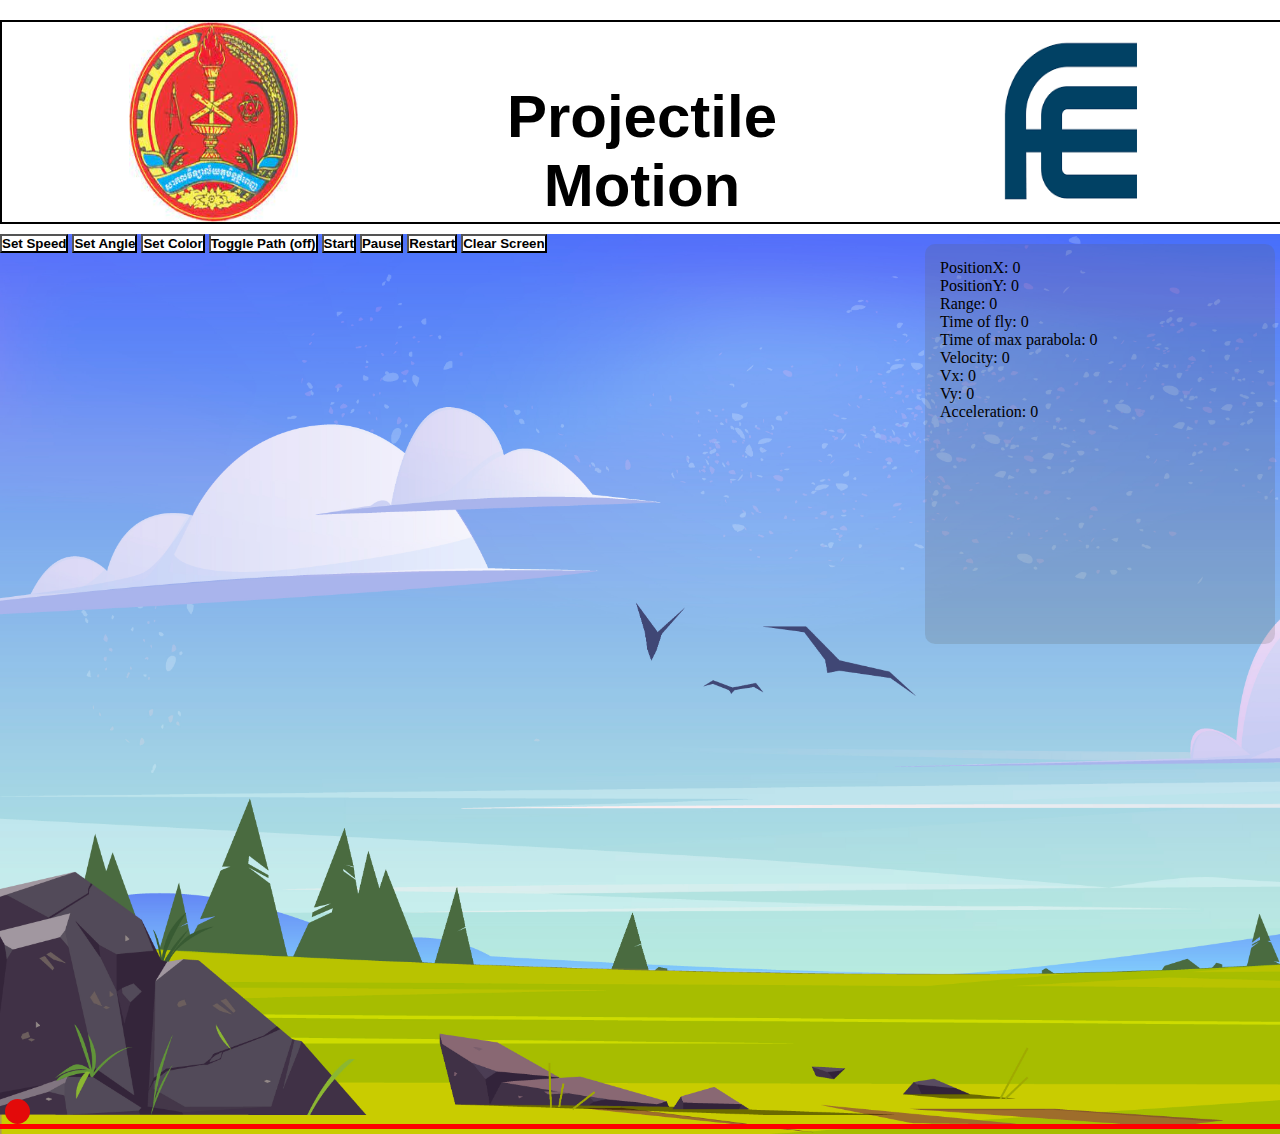
<file: index.html>
<!DOCTYPE html>
<html lang="en">
<head>
    <meta charset="UTF-8">
    <meta http-equiv="X-UA-Compatible" content="IE=edge">
    <meta name="viewport" content="width=device-width, initial-scale=1.0">
    <link rel="stylesheet" href="https://cdnjs.cloudflare.com/ajax/libs/font-awesome/4.7.0/css/font-awesome.min.css">
    <link rel="stylesheet" href="https://cdn.jsdelivr.net/npm/bootstrap-icons@1.7.0/font/bootstrap-icons.css">
	<!-- Bootstrap CDN down below --> 
	<link rel="stylesheet" href="https://cdn.jsdelivr.net/npm/bootstrap@4.1.3/dist/css/bootstrap.min.css" integrity="sha384-MCw98/SFnGE8fJT3GXwEOngsV7Zt27NXFoaoApmYm81iuXoPkFOJwJ8ERdknLPMO" crossorigin="anonymous">
	<link href="https://cdn.jsdelivr.net/npm/bootstrap@5.1.3/dist/css/bootstrap.min.css" rel="stylesheet" integrity="sha384-1BmE4kWBq78iYhFldvKuhfTAU6auU8tT94WrHftjDbrCEXSU1oBoqyl2QvZ6jIW3" crossorigin="anonymous">
    <link rel="stylesheet" href="https://pro.fontawesome.com/releases/v5.10.0/css/all.css" integrity="sha384-AYmEC3Yw5cVb3ZcuHtOA93w35dYTsvhLPVnYs9eStHfGJvOvKxVfELGroGkvsg+p" crossorigin="anonymous"/>
    <title>Document</title>
    <link rel="stylesheet" type="text/css" href="\styles\style.css" />
</head>
<body>
	<div class="Header">
		<div class="all">
			<div class="logo1">
				<img src="../images/Rupp.jpg" alt="" width="40%">
			</div>
			<div class="text">
				<h1>Projectile Motion</h1>
			</div>
			 <div class="logo2">
				<img src="../images/FE.png" alt="" width="40%">
			 </div>
			
		</div>
	</div>
	<div id="wrapper">	
	
	
		<!-- <img src="../images/background_img.jpg" alt=""> -->
		<nav id="configuration">
			<button class="btn btn-secondary btn-lg" id="setSpeedBtn">Set Speed</button>
			<button class="btn btn-secondary btn-lg" id="setAngleBtn">Set Angle</button>
			<button class="btn btn-secondary btn-lg" id="setColorBtn">Set Color</button>
			<button class="btn btn-secondary btn-lg" id="togglePathBtn">Toggle Path (off)</button>
			<button class="btn btn-primary btn-lg" id="startBtn">Start</button>
			<button class="btn btn-warning btn-lg" id="pauseBtn">Pause</button>
			<button class="btn btn-danger btn-lg" id="restartBtn">Restart</button>
			<button class="btn btn-danger btn-lg" id="clearScreenBtn">Clear Screen</button>
		</nav>

		<div class="configBox">
			<div id="speedBox">
				<button  id="speedIncrement">+</button>
				<button  id="speedDecrement">-</button>
				<p id="speedLabel">Speed: 0</p>
			</div>

			<div id="angleBox">
				<button  id="angleIncrement">+</button>
				<button  id="angleDecrement">-</button>
				<p id="angleLabel">Angle: 0</p>
			</div>
		</div>
		
		<div id="infoBox">
			<p id="posX">PositionX: 0</p>
			<p id="posY">PositionY: 0</p>
			<p id="distance">Range: 0</p>
			<p id="timefly">Time of fly: 0</p>
			<p id="timetop">Time of max parabola: 0</p>
			<p id="velocity">Velocity: 0</p>
			<p id="Vx">Vx: 0</p>
			<p id="Vy">Vy: 0</p>
			<p id="acceleration">Acceleration: 0</p>
		</div>

		<div id="colorTable">
			<!--117 colors-->
			<form id="colorTableForm">
				<input type="checkbox" id="ballCheck" value="ball" checked><span class="colorTableRadio">Ball</span>
				<input type="checkbox" id="floorCheck" value="floor"><span class="colorTableRadio">Floor</span>
				<input type="checkbox" id="backgroundCheck" value="background"><span class="colorTableRadio">Background</span>
				<input type="checkbox" id="pathCheck" value="path"><span class="colorTableRadio">Path</span>

				<div id="rgbSetBlock">
					<label for="rValue">R:</label>
					<input type="range" id="rValue" class="colorPickerSlider" name="rValue" min='0' max='255' value=" 127" oninput="showRgbColor()">
					<output id="rValueOutput">127</output><br>
					<label for="gValue">G:</label>
					<input type="range" id="gValue" class="colorPickerSlider" name="gValue" min='0' max='255' value="127" oninput="showRgbColor()">
					<output id="gValueOutput">127</output><br>
					<label for="bValue">B:</label>
					<input type="range" id="bValue" class="colorPickerSlider" name="bValue" min='0' max='255' value="127" oninput="showRgbColor()">
					<output id="bValueOutput">127</output>

					<div id="rgbView"></div>
				</div>

				<div id="backgroundUrl">
					<!-- Background <input type="text" name="backgroundUrl" id="backgroundUrlSet" placeholder="Image URL">
					<div class="setColorBtns" id="SetUrlBtn" onclick="setBackgroundUrl()">Set Background</div> -->

					<label for="backgroundImgUpload">Upload an image for the background</label>
					<input type="file" id="backgroundImgUpload" name="backgroundImgUpload" onchange="readImagesAndSetAsBackground(this.files)">
				</div>
			</form>		
		</div>

		<div id="floor"></div>
		<div id="ball"></div>

		<div id="pathWrapper"></div>		
	</div>
	<script src="\methods/fuction.js"></script>
</body>
</file>
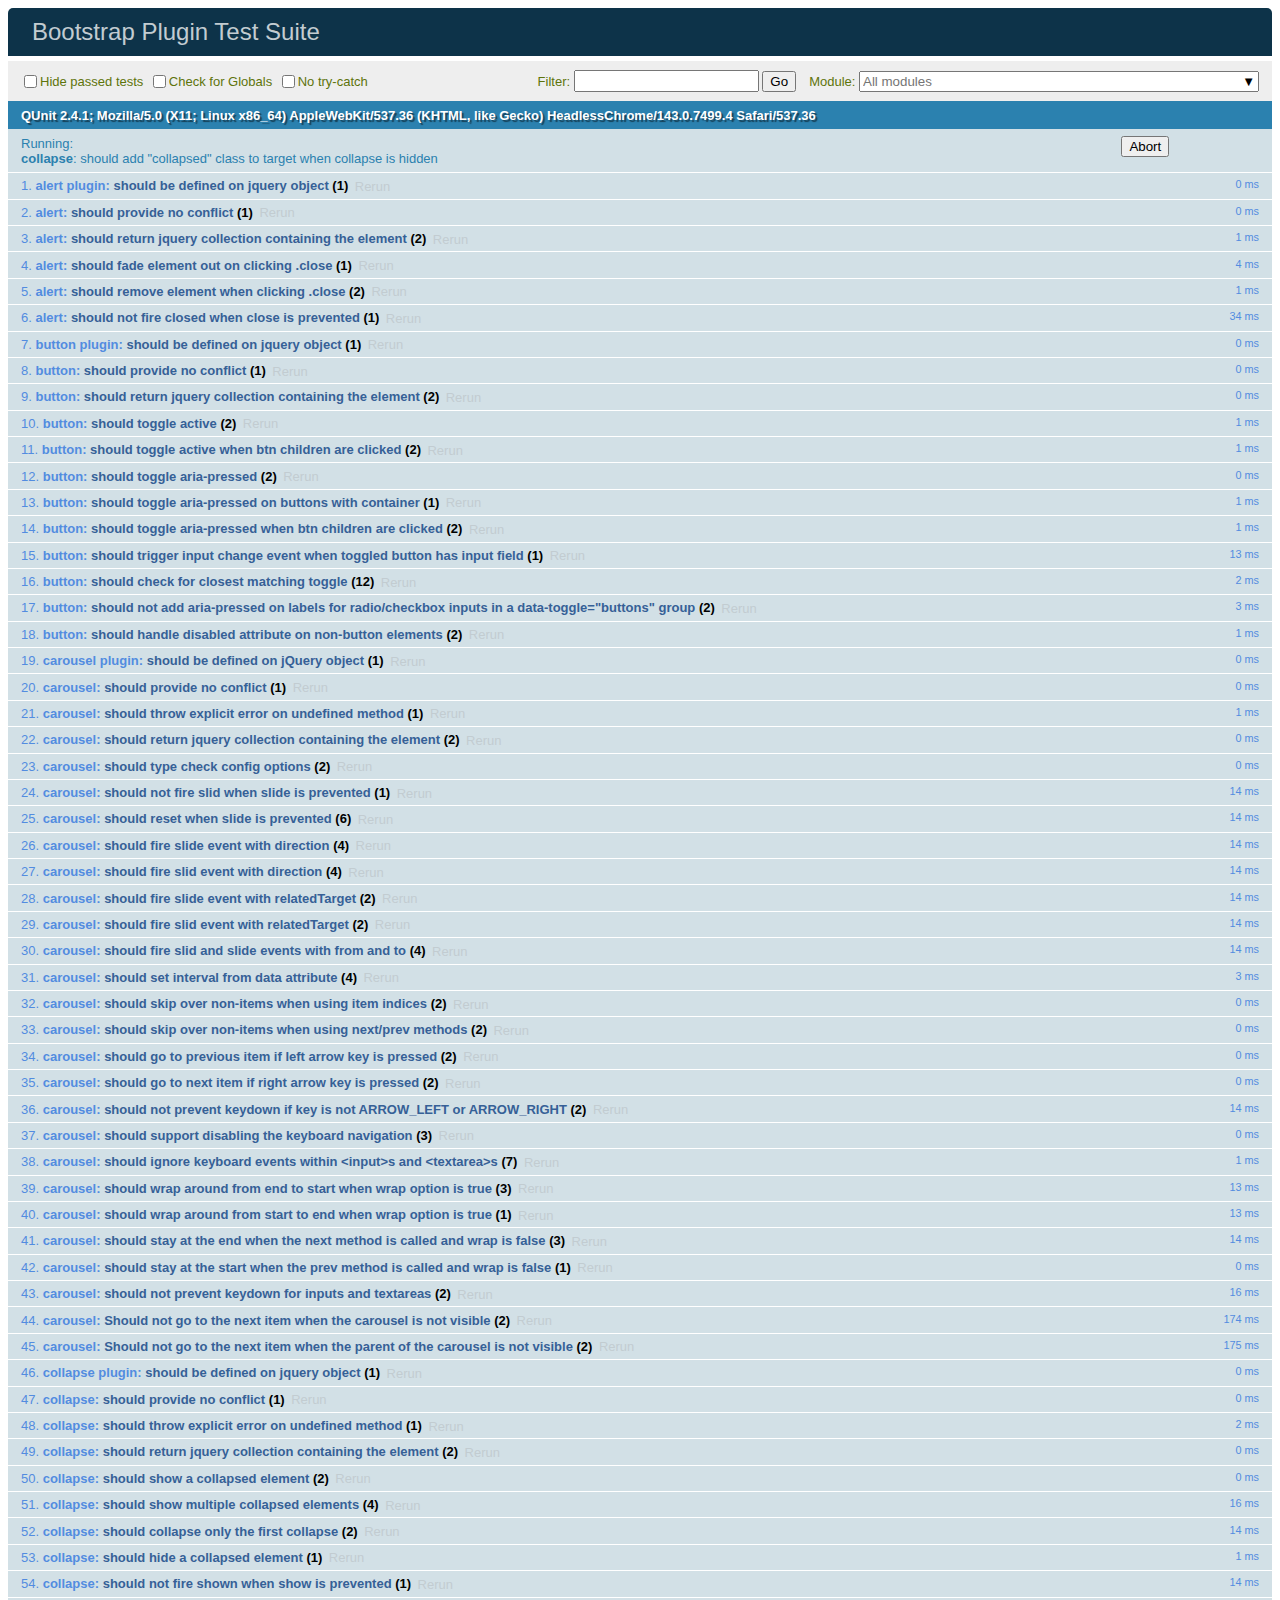
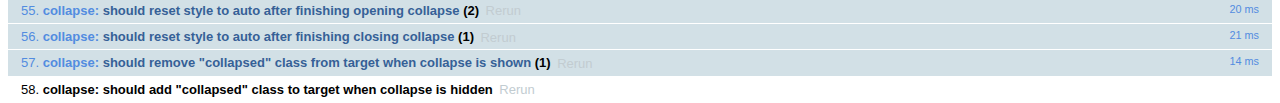
<file: bootstrap-4.0.0/js/tests/index.html>
<!doctype html>
<html lang="en">
  <head>
    <meta charset="utf-8">
    <meta name="viewport" content="width=device-width, initial-scale=1, shrink-to-fit=no">
    <title>Bootstrap Plugin Test Suite</title>

    <!-- jQuery -->
    <script>
      (function () {
        var path = '../../assets/js/vendor/jquery-slim.min.js'
        // get jquery param from the query string.
        var jQueryVersion = location.search.match(/[?&]jquery=(.*?)(?=&|$)/)

        // If a version was specified, use that version from our vendor folder
        if (jQueryVersion) {
          path = 'vendor/jquery-' + jQueryVersion[1] + '.min.js'
        }
        document.write('<script src="' + path + '"><\/script>')
      }())
    </script>
    <script src="../../assets/js/vendor/popper.min.js"></script>

    <!-- QUnit -->
    <link rel="stylesheet" href="vendor/qunit.css" media="screen">
    <script src="vendor/qunit.js"></script>

    <script>
      // Disable jQuery event aliases to ensure we don't accidentally use any of them
      [
        'blur',
        'focus',
        'focusin',
        'focusout',
        'resize',
        'scroll',
        'click',
        'dblclick',
        'mousedown',
        'mouseup',
        'mousemove',
        'mouseover',
        'mouseout',
        'mouseenter',
        'mouseleave',
        'change',
        'select',
        'submit',
        'keydown',
        'keypress',
        'keyup',
        'contextmenu'
      ].forEach(function(eventAlias) {
        $.fn[eventAlias] = function() {
          throw new Error('Using the ".' + eventAlias + '()" method is not allowed, so that Bootstrap can be compatible with custom jQuery builds which exclude the "event aliases" module that defines said method. See https://github.com/twbs/bootstrap/blob/master/CONTRIBUTING.md#js')
        }
      })

      // Require assert.expect in each test
      QUnit.config.requireExpects = true

      // See https://github.com/axemclion/grunt-saucelabs#test-result-details-with-qunit
      var log = []
      var testName

      QUnit.done(function(testResults) {
        var tests = []
        for (var i = 0; i < log.length; i++) {
          var details = log[i]
          tests.push({
            name: details.name,
            result: details.result,
            expected: details.expected,
            actual: details.actual,
            source: details.source
          })
        }
        testResults.tests = tests

        window.global_test_results = testResults
      })

      QUnit.testStart(function(testDetails) {
        QUnit.log(function(details) {
          if (!details.result) {
            details.name = testDetails.name
            log.push(details)
          }
        })
      })

      // Display fixture on-screen on iOS to avoid false positives
      // See https://github.com/twbs/bootstrap/pull/15955
      if (/iPhone|iPad|iPod/.test(navigator.userAgent)) {
        QUnit.begin(function() {
          $('#qunit-fixture').css({ top: 0, left: 0 })
        })

        QUnit.done(function() {
          $('#qunit-fixture').css({ top: '', left: '' })
        })
      }
    </script>

    <!-- Transpiled Plugins -->
    <script src="../dist/util.js"></script>
    <script src="../dist/alert.js"></script>
    <script src="../dist/button.js"></script>
    <script src="../dist/carousel.js"></script>
    <script src="../dist/collapse.js"></script>
    <script src="../dist/dropdown.js"></script>
    <script src="../dist/modal.js"></script>
    <script src="../dist/scrollspy.js"></script>
    <script src="../dist/tab.js"></script>
    <script src="../dist/tooltip.js"></script>
    <script src="../dist/popover.js"></script>

    <!-- Unit Tests -->
    <script src="unit/alert.js"></script>
    <script src="unit/button.js"></script>
    <script src="unit/carousel.js"></script>
    <script src="unit/collapse.js"></script>
    <script src="unit/dropdown.js"></script>
    <script src="unit/modal.js"></script>
    <script src="unit/scrollspy.js"></script>
    <script src="unit/tab.js"></script>
    <script src="unit/tooltip.js"></script>
    <script src="unit/popover.js"></script>
    <script src="unit/util.js"></script>
  </head>
  <body>
    <div id="qunit-container">
      <div id="qunit"></div>
      <div id="qunit-fixture"></div>
    </div>
  </body>
</html>
</file>
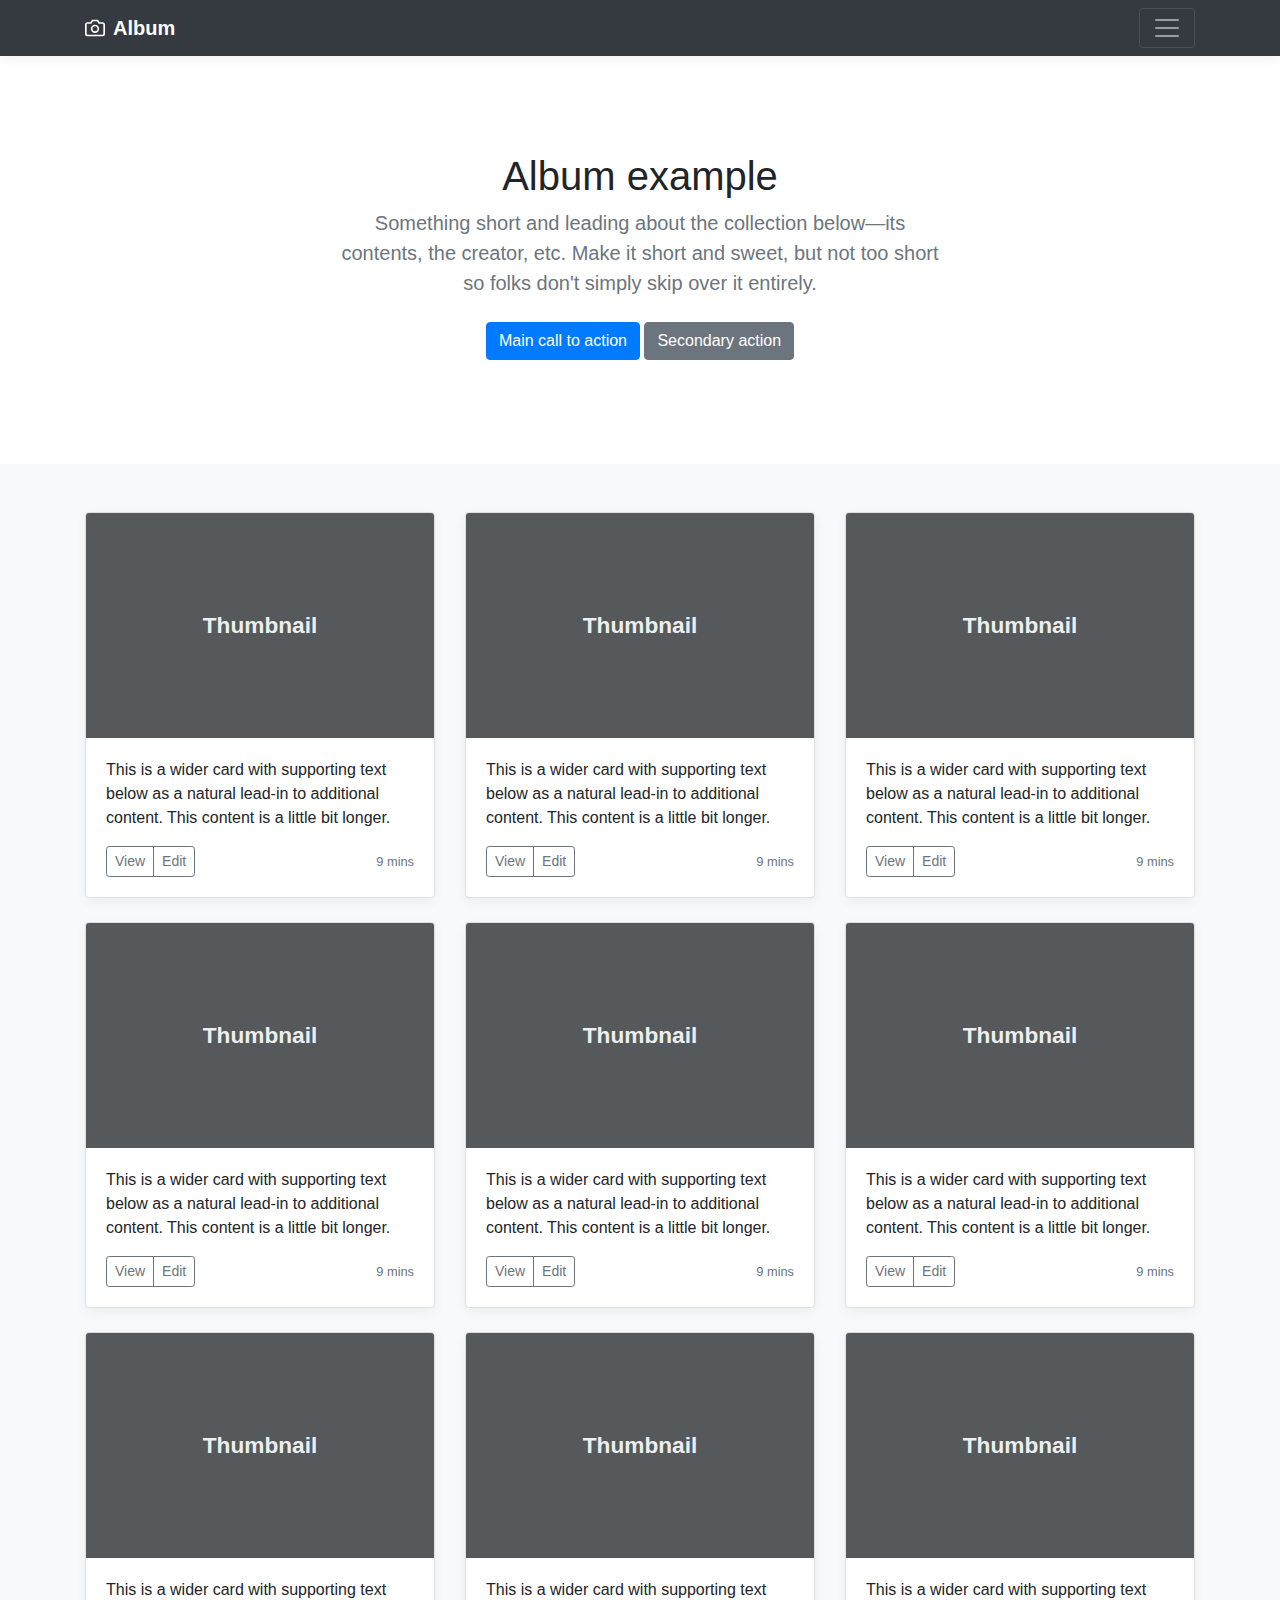
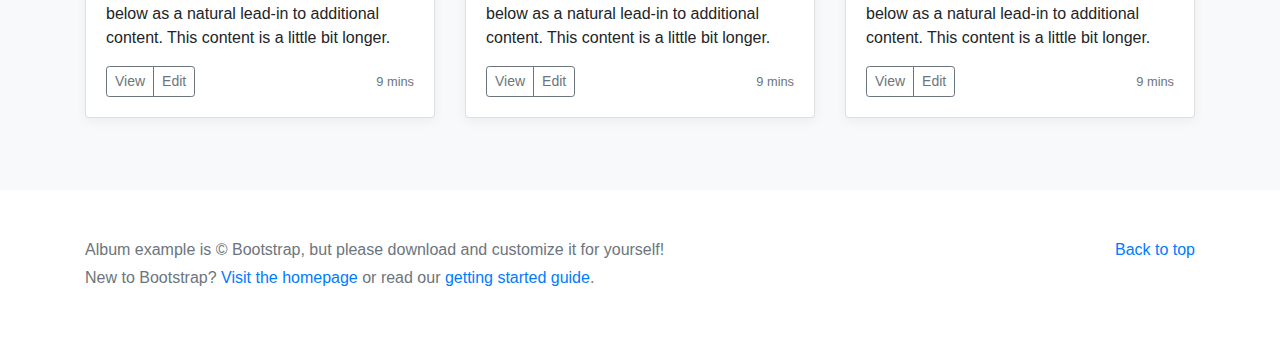
<file: bootstrap-4.0.0/docs/4.0/examples/album/index.html>
<!doctype html>
<html lang="en">
  <head>
    <meta charset="utf-8">
    <meta name="viewport" content="width=device-width, initial-scale=1, shrink-to-fit=no">
    <meta name="description" content="">
    <meta name="author" content="">
    <link rel="icon" href="../../../../favicon.ico">

    <title>Album example for Bootstrap</title>

    <!-- Bootstrap core CSS -->
    <link href="../../../../dist/css/bootstrap.min.css" rel="stylesheet">

    <!-- Custom styles for this template -->
    <link href="album.css" rel="stylesheet">
  </head>

  <body>

    <header>
      <div class="collapse bg-dark" id="navbarHeader">
        <div class="container">
          <div class="row">
            <div class="col-sm-8 col-md-7 py-4">
              <h4 class="text-white">About</h4>
              <p class="text-muted">Add some information about the album below, the author, or any other background context. Make it a few sentences long so folks can pick up some informative tidbits. Then, link them off to some social networking sites or contact information.</p>
            </div>
            <div class="col-sm-4 offset-md-1 py-4">
              <h4 class="text-white">Contact</h4>
              <ul class="list-unstyled">
                <li><a href="#" class="text-white">Follow on Twitter</a></li>
                <li><a href="#" class="text-white">Like on Facebook</a></li>
                <li><a href="#" class="text-white">Email me</a></li>
              </ul>
            </div>
          </div>
        </div>
      </div>
      <div class="navbar navbar-dark bg-dark box-shadow">
        <div class="container d-flex justify-content-between">
          <a href="#" class="navbar-brand d-flex align-items-center">
            <svg xmlns="http://www.w3.org/2000/svg" width="20" height="20" viewBox="0 0 24 24" fill="none" stroke="currentColor" stroke-width="2" stroke-linecap="round" stroke-linejoin="round" class="mr-2"><path d="M23 19a2 2 0 0 1-2 2H3a2 2 0 0 1-2-2V8a2 2 0 0 1 2-2h4l2-3h6l2 3h4a2 2 0 0 1 2 2z"></path><circle cx="12" cy="13" r="4"></circle></svg>
            <strong>Album</strong>
          </a>
          <button class="navbar-toggler" type="button" data-toggle="collapse" data-target="#navbarHeader" aria-controls="navbarHeader" aria-expanded="false" aria-label="Toggle navigation">
            <span class="navbar-toggler-icon"></span>
          </button>
        </div>
      </div>
    </header>

    <main role="main">

      <section class="jumbotron text-center">
        <div class="container">
          <h1 class="jumbotron-heading">Album example</h1>
          <p class="lead text-muted">Something short and leading about the collection below—its contents, the creator, etc. Make it short and sweet, but not too short so folks don't simply skip over it entirely.</p>
          <p>
            <a href="#" class="btn btn-primary my-2">Main call to action</a>
            <a href="#" class="btn btn-secondary my-2">Secondary action</a>
          </p>
        </div>
      </section>

      <div class="album py-5 bg-light">
        <div class="container">

          <div class="row">
            <div class="col-md-4">
              <div class="card mb-4 box-shadow">
                <img class="card-img-top" data-src="holder.js/100px225?theme=thumb&bg=55595c&fg=eceeef&text=Thumbnail" alt="Card image cap">
                <div class="card-body">
                  <p class="card-text">This is a wider card with supporting text below as a natural lead-in to additional content. This content is a little bit longer.</p>
                  <div class="d-flex justify-content-between align-items-center">
                    <div class="btn-group">
                      <button type="button" class="btn btn-sm btn-outline-secondary">View</button>
                      <button type="button" class="btn btn-sm btn-outline-secondary">Edit</button>
                    </div>
                    <small class="text-muted">9 mins</small>
                  </div>
                </div>
              </div>
            </div>
            <div class="col-md-4">
              <div class="card mb-4 box-shadow">
                <img class="card-img-top" data-src="holder.js/100px225?theme=thumb&bg=55595c&fg=eceeef&text=Thumbnail" alt="Card image cap">
                <div class="card-body">
                  <p class="card-text">This is a wider card with supporting text below as a natural lead-in to additional content. This content is a little bit longer.</p>
                  <div class="d-flex justify-content-between align-items-center">
                    <div class="btn-group">
                      <button type="button" class="btn btn-sm btn-outline-secondary">View</button>
                      <button type="button" class="btn btn-sm btn-outline-secondary">Edit</button>
                    </div>
                    <small class="text-muted">9 mins</small>
                  </div>
                </div>
              </div>
            </div>
            <div class="col-md-4">
              <div class="card mb-4 box-shadow">
                <img class="card-img-top" data-src="holder.js/100px225?theme=thumb&bg=55595c&fg=eceeef&text=Thumbnail" alt="Card image cap">
                <div class="card-body">
                  <p class="card-text">This is a wider card with supporting text below as a natural lead-in to additional content. This content is a little bit longer.</p>
                  <div class="d-flex justify-content-between align-items-center">
                    <div class="btn-group">
                      <button type="button" class="btn btn-sm btn-outline-secondary">View</button>
                      <button type="button" class="btn btn-sm btn-outline-secondary">Edit</button>
                    </div>
                    <small class="text-muted">9 mins</small>
                  </div>
                </div>
              </div>
            </div>

            <div class="col-md-4">
              <div class="card mb-4 box-shadow">
                <img class="card-img-top" data-src="holder.js/100px225?theme=thumb&bg=55595c&fg=eceeef&text=Thumbnail" alt="Card image cap">
                <div class="card-body">
                  <p class="card-text">This is a wider card with supporting text below as a natural lead-in to additional content. This content is a little bit longer.</p>
                  <div class="d-flex justify-content-between align-items-center">
                    <div class="btn-group">
                      <button type="button" class="btn btn-sm btn-outline-secondary">View</button>
                      <button type="button" class="btn btn-sm btn-outline-secondary">Edit</button>
                    </div>
                    <small class="text-muted">9 mins</small>
                  </div>
                </div>
              </div>
            </div>
            <div class="col-md-4">
              <div class="card mb-4 box-shadow">
                <img class="card-img-top" data-src="holder.js/100px225?theme=thumb&bg=55595c&fg=eceeef&text=Thumbnail" alt="Card image cap">
                <div class="card-body">
                  <p class="card-text">This is a wider card with supporting text below as a natural lead-in to additional content. This content is a little bit longer.</p>
                  <div class="d-flex justify-content-between align-items-center">
                    <div class="btn-group">
                      <button type="button" class="btn btn-sm btn-outline-secondary">View</button>
                      <button type="button" class="btn btn-sm btn-outline-secondary">Edit</button>
                    </div>
                    <small class="text-muted">9 mins</small>
                  </div>
                </div>
              </div>
            </div>
            <div class="col-md-4">
              <div class="card mb-4 box-shadow">
                <img class="card-img-top" data-src="holder.js/100px225?theme=thumb&bg=55595c&fg=eceeef&text=Thumbnail" alt="Card image cap">
                <div class="card-body">
                  <p class="card-text">This is a wider card with supporting text below as a natural lead-in to additional content. This content is a little bit longer.</p>
                  <div class="d-flex justify-content-between align-items-center">
                    <div class="btn-group">
                      <button type="button" class="btn btn-sm btn-outline-secondary">View</button>
                      <button type="button" class="btn btn-sm btn-outline-secondary">Edit</button>
                    </div>
                    <small class="text-muted">9 mins</small>
                  </div>
                </div>
              </div>
            </div>

            <div class="col-md-4">
              <div class="card mb-4 box-shadow">
                <img class="card-img-top" data-src="holder.js/100px225?theme=thumb&bg=55595c&fg=eceeef&text=Thumbnail" alt="Card image cap">
                <div class="card-body">
                  <p class="card-text">This is a wider card with supporting text below as a natural lead-in to additional content. This content is a little bit longer.</p>
                  <div class="d-flex justify-content-between align-items-center">
                    <div class="btn-group">
                      <button type="button" class="btn btn-sm btn-outline-secondary">View</button>
                      <button type="button" class="btn btn-sm btn-outline-secondary">Edit</button>
                    </div>
                    <small class="text-muted">9 mins</small>
                  </div>
                </div>
              </div>
            </div>
            <div class="col-md-4">
              <div class="card mb-4 box-shadow">
                <img class="card-img-top" data-src="holder.js/100px225?theme=thumb&bg=55595c&fg=eceeef&text=Thumbnail" alt="Card image cap">
                <div class="card-body">
                  <p class="card-text">This is a wider card with supporting text below as a natural lead-in to additional content. This content is a little bit longer.</p>
                  <div class="d-flex justify-content-between align-items-center">
                    <div class="btn-group">
                      <button type="button" class="btn btn-sm btn-outline-secondary">View</button>
                      <button type="button" class="btn btn-sm btn-outline-secondary">Edit</button>
                    </div>
                    <small class="text-muted">9 mins</small>
                  </div>
                </div>
              </div>
            </div>
            <div class="col-md-4">
              <div class="card mb-4 box-shadow">
                <img class="card-img-top" data-src="holder.js/100px225?theme=thumb&bg=55595c&fg=eceeef&text=Thumbnail" alt="Card image cap">
                <div class="card-body">
                  <p class="card-text">This is a wider card with supporting text below as a natural lead-in to additional content. This content is a little bit longer.</p>
                  <div class="d-flex justify-content-between align-items-center">
                    <div class="btn-group">
                      <button type="button" class="btn btn-sm btn-outline-secondary">View</button>
                      <button type="button" class="btn btn-sm btn-outline-secondary">Edit</button>
                    </div>
                    <small class="text-muted">9 mins</small>
                  </div>
                </div>
              </div>
            </div>
          </div>
        </div>
      </div>

    </main>

    <footer class="text-muted">
      <div class="container">
        <p class="float-right">
          <a href="#">Back to top</a>
        </p>
        <p>Album example is &copy; Bootstrap, but please download and customize it for yourself!</p>
        <p>New to Bootstrap? <a href="../../">Visit the homepage</a> or read our <a href="../../getting-started/">getting started guide</a>.</p>
      </div>
    </footer>

    <!-- Bootstrap core JavaScript
    ================================================== -->
    <!-- Placed at the end of the document so the pages load faster -->
    <script src="https://code.jquery.com/jquery-3.2.1.slim.min.js" integrity="sha384-KJ3o2DKtIkvYIK3UENzmM7KCkRr/rE9/Qpg6aAZGJwFDMVNA/GpGFF93hXpG5KkN" crossorigin="anonymous"></script>
    <script>window.jQuery || document.write('<script src="../../../../assets/js/vendor/jquery-slim.min.js"><\/script>')</script>
    <script src="../../../../assets/js/vendor/popper.min.js"></script>
    <script src="../../../../dist/js/bootstrap.min.js"></script>
    <script src="../../../../assets/js/vendor/holder.min.js"></script>
  </body>
</html>
</file>
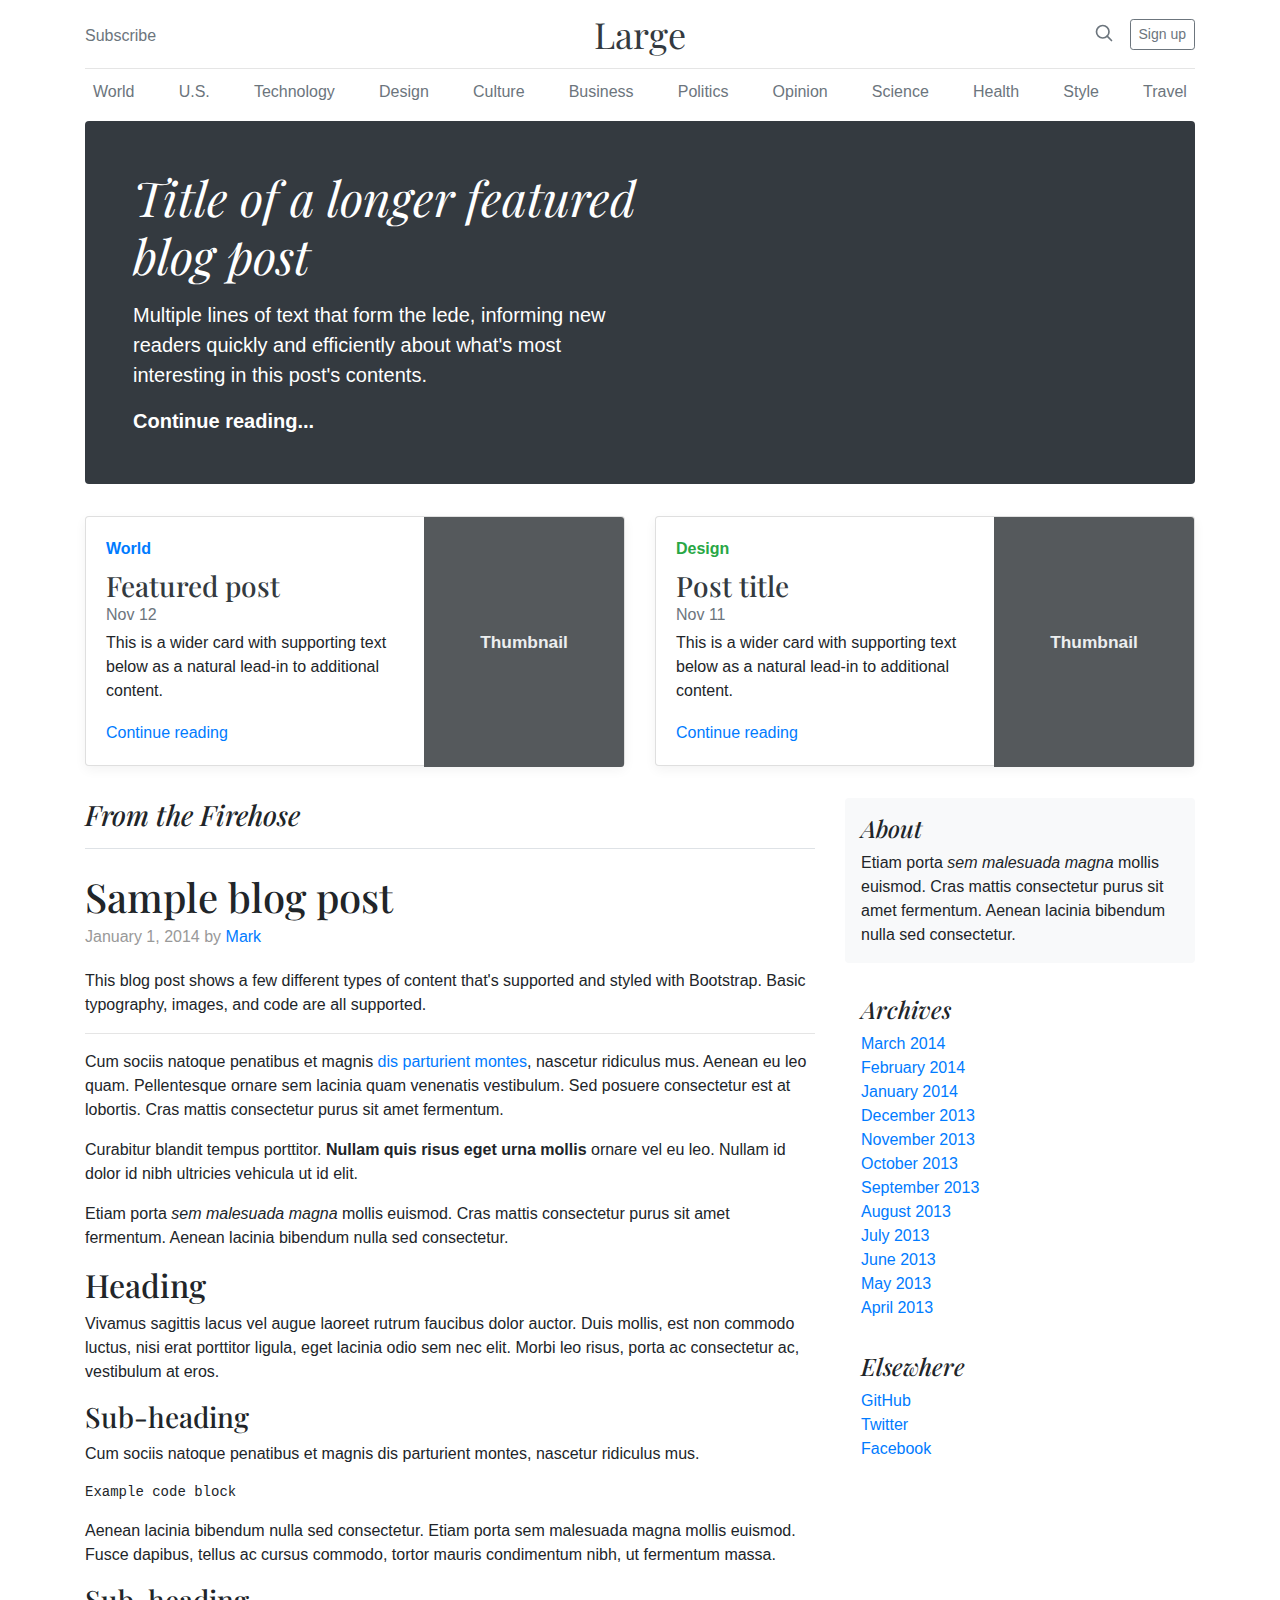
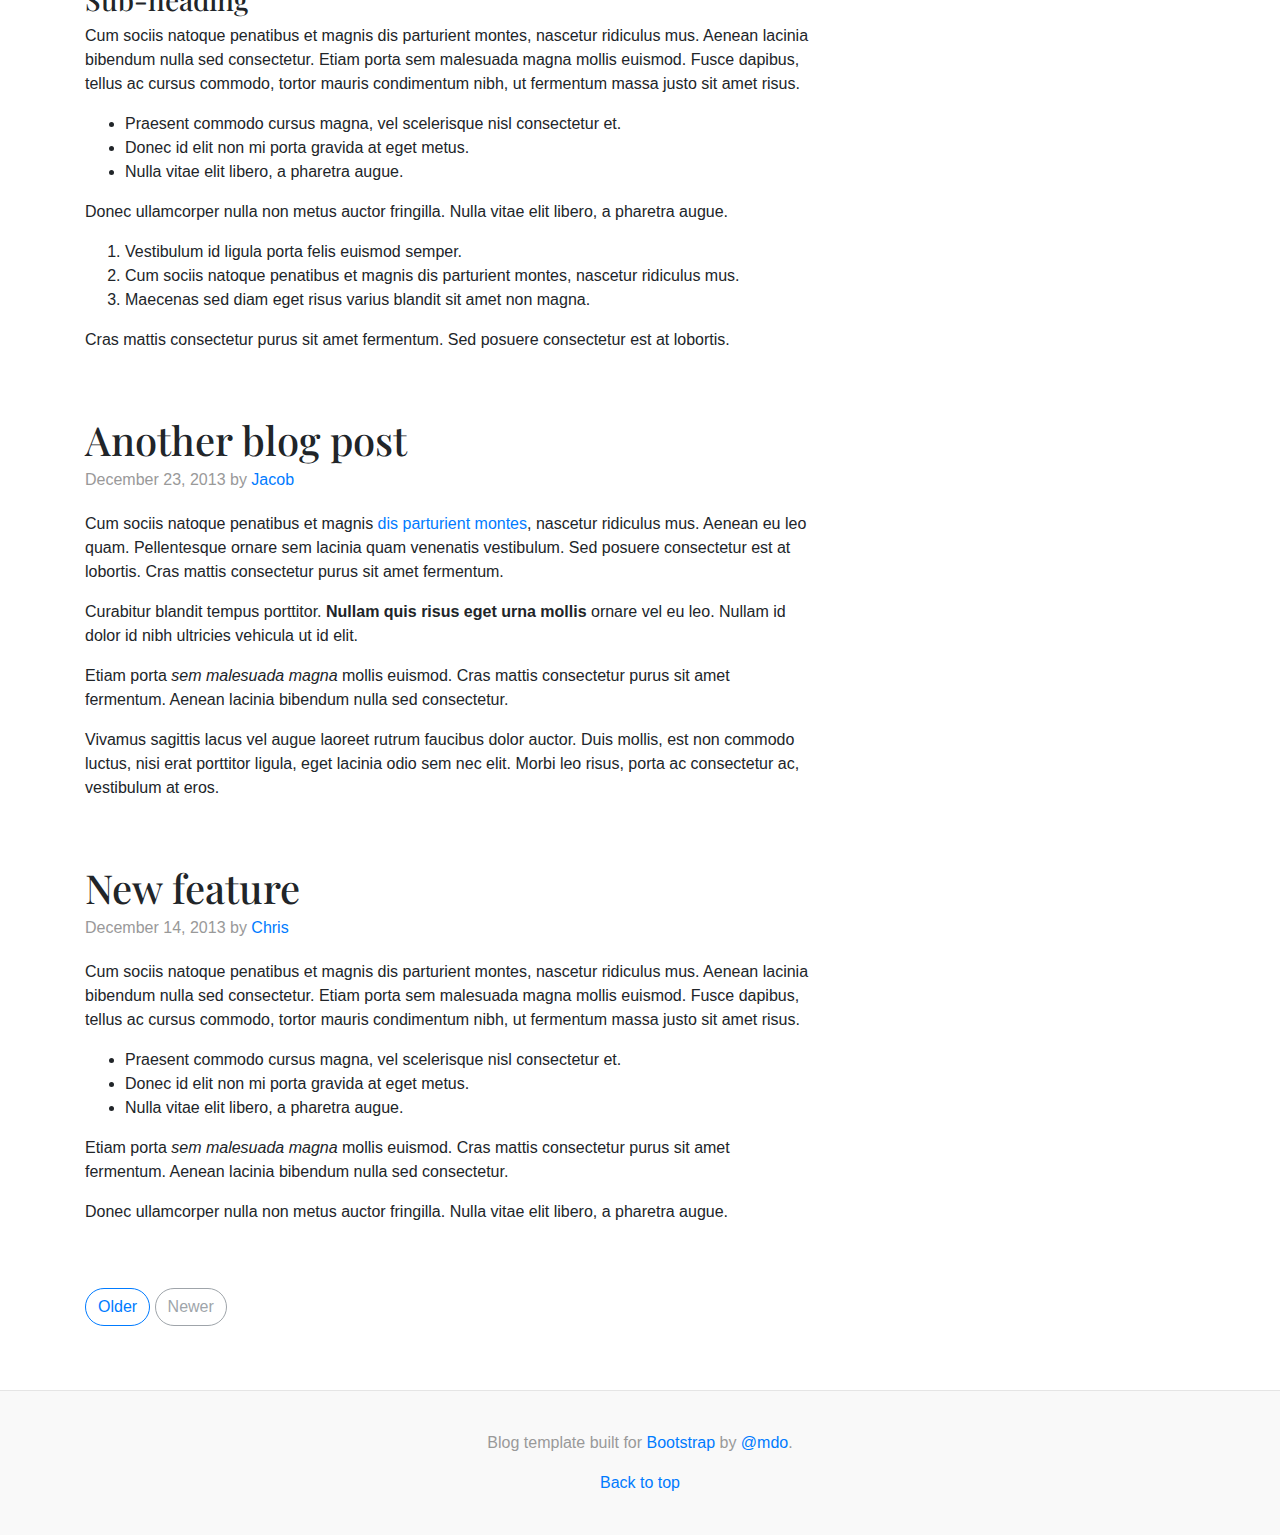
<file: bootstrap-4.0.0/docs/4.0/examples/blog/index.html>
<!doctype html>
<html lang="en">
  <head>
    <meta charset="utf-8">
    <meta name="viewport" content="width=device-width, initial-scale=1, shrink-to-fit=no">
    <meta name="description" content="">
    <meta name="author" content="">
    <link rel="icon" href="../../../../favicon.ico">

    <title>Blog Template for Bootstrap</title>

    <!-- Bootstrap core CSS -->
    <link href="../../../../dist/css/bootstrap.min.css" rel="stylesheet">

    <!-- Custom styles for this template -->
    <link href="https://fonts.googleapis.com/css?family=Playfair+Display:700,900" rel="stylesheet">
    <link href="blog.css" rel="stylesheet">
  </head>

  <body>

    <div class="container">
      <header class="blog-header py-3">
        <div class="row flex-nowrap justify-content-between align-items-center">
          <div class="col-4 pt-1">
            <a class="text-muted" href="#">Subscribe</a>
          </div>
          <div class="col-4 text-center">
            <a class="blog-header-logo text-dark" href="#">Large</a>
          </div>
          <div class="col-4 d-flex justify-content-end align-items-center">
            <a class="text-muted" href="#">
              <svg xmlns="http://www.w3.org/2000/svg" width="20" height="20" viewBox="0 0 24 24" fill="none" stroke="currentColor" stroke-width="2" stroke-linecap="round" stroke-linejoin="round" class="mx-3"><circle cx="10.5" cy="10.5" r="7.5"></circle><line x1="21" y1="21" x2="15.8" y2="15.8"></line></svg>
            </a>
            <a class="btn btn-sm btn-outline-secondary" href="#">Sign up</a>
          </div>
        </div>
      </header>

      <div class="nav-scroller py-1 mb-2">
        <nav class="nav d-flex justify-content-between">
          <a class="p-2 text-muted" href="#">World</a>
          <a class="p-2 text-muted" href="#">U.S.</a>
          <a class="p-2 text-muted" href="#">Technology</a>
          <a class="p-2 text-muted" href="#">Design</a>
          <a class="p-2 text-muted" href="#">Culture</a>
          <a class="p-2 text-muted" href="#">Business</a>
          <a class="p-2 text-muted" href="#">Politics</a>
          <a class="p-2 text-muted" href="#">Opinion</a>
          <a class="p-2 text-muted" href="#">Science</a>
          <a class="p-2 text-muted" href="#">Health</a>
          <a class="p-2 text-muted" href="#">Style</a>
          <a class="p-2 text-muted" href="#">Travel</a>
        </nav>
      </div>

      <div class="jumbotron p-3 p-md-5 text-white rounded bg-dark">
        <div class="col-md-6 px-0">
          <h1 class="display-4 font-italic">Title of a longer featured blog post</h1>
          <p class="lead my-3">Multiple lines of text that form the lede, informing new readers quickly and efficiently about what's most interesting in this post's contents.</p>
          <p class="lead mb-0"><a href="#" class="text-white font-weight-bold">Continue reading...</a></p>
        </div>
      </div>

      <div class="row mb-2">
        <div class="col-md-6">
          <div class="card flex-md-row mb-4 box-shadow h-md-250">
            <div class="card-body d-flex flex-column align-items-start">
              <strong class="d-inline-block mb-2 text-primary">World</strong>
              <h3 class="mb-0">
                <a class="text-dark" href="#">Featured post</a>
              </h3>
              <div class="mb-1 text-muted">Nov 12</div>
              <p class="card-text mb-auto">This is a wider card with supporting text below as a natural lead-in to additional content.</p>
              <a href="#">Continue reading</a>
            </div>
            <img class="card-img-right flex-auto d-none d-md-block" data-src="holder.js/200x250?theme=thumb" alt="Card image cap">
          </div>
        </div>
        <div class="col-md-6">
          <div class="card flex-md-row mb-4 box-shadow h-md-250">
            <div class="card-body d-flex flex-column align-items-start">
              <strong class="d-inline-block mb-2 text-success">Design</strong>
              <h3 class="mb-0">
                <a class="text-dark" href="#">Post title</a>
              </h3>
              <div class="mb-1 text-muted">Nov 11</div>
              <p class="card-text mb-auto">This is a wider card with supporting text below as a natural lead-in to additional content.</p>
              <a href="#">Continue reading</a>
            </div>
            <img class="card-img-right flex-auto d-none d-md-block" data-src="holder.js/200x250?theme=thumb" alt="Card image cap">
          </div>
        </div>
      </div>
    </div>

    <main role="main" class="container">
      <div class="row">
        <div class="col-md-8 blog-main">
          <h3 class="pb-3 mb-4 font-italic border-bottom">
            From the Firehose
          </h3>

          <div class="blog-post">
            <h2 class="blog-post-title">Sample blog post</h2>
            <p class="blog-post-meta">January 1, 2014 by <a href="#">Mark</a></p>

            <p>This blog post shows a few different types of content that's supported and styled with Bootstrap. Basic typography, images, and code are all supported.</p>
            <hr>
            <p>Cum sociis natoque penatibus et magnis <a href="#">dis parturient montes</a>, nascetur ridiculus mus. Aenean eu leo quam. Pellentesque ornare sem lacinia quam venenatis vestibulum. Sed posuere consectetur est at lobortis. Cras mattis consectetur purus sit amet fermentum.</p>
            <blockquote>
              <p>Curabitur blandit tempus porttitor. <strong>Nullam quis risus eget urna mollis</strong> ornare vel eu leo. Nullam id dolor id nibh ultricies vehicula ut id elit.</p>
            </blockquote>
            <p>Etiam porta <em>sem malesuada magna</em> mollis euismod. Cras mattis consectetur purus sit amet fermentum. Aenean lacinia bibendum nulla sed consectetur.</p>
            <h2>Heading</h2>
            <p>Vivamus sagittis lacus vel augue laoreet rutrum faucibus dolor auctor. Duis mollis, est non commodo luctus, nisi erat porttitor ligula, eget lacinia odio sem nec elit. Morbi leo risus, porta ac consectetur ac, vestibulum at eros.</p>
            <h3>Sub-heading</h3>
            <p>Cum sociis natoque penatibus et magnis dis parturient montes, nascetur ridiculus mus.</p>
            <pre><code>Example code block</code></pre>
            <p>Aenean lacinia bibendum nulla sed consectetur. Etiam porta sem malesuada magna mollis euismod. Fusce dapibus, tellus ac cursus commodo, tortor mauris condimentum nibh, ut fermentum massa.</p>
            <h3>Sub-heading</h3>
            <p>Cum sociis natoque penatibus et magnis dis parturient montes, nascetur ridiculus mus. Aenean lacinia bibendum nulla sed consectetur. Etiam porta sem malesuada magna mollis euismod. Fusce dapibus, tellus ac cursus commodo, tortor mauris condimentum nibh, ut fermentum massa justo sit amet risus.</p>
            <ul>
              <li>Praesent commodo cursus magna, vel scelerisque nisl consectetur et.</li>
              <li>Donec id elit non mi porta gravida at eget metus.</li>
              <li>Nulla vitae elit libero, a pharetra augue.</li>
            </ul>
            <p>Donec ullamcorper nulla non metus auctor fringilla. Nulla vitae elit libero, a pharetra augue.</p>
            <ol>
              <li>Vestibulum id ligula porta felis euismod semper.</li>
              <li>Cum sociis natoque penatibus et magnis dis parturient montes, nascetur ridiculus mus.</li>
              <li>Maecenas sed diam eget risus varius blandit sit amet non magna.</li>
            </ol>
            <p>Cras mattis consectetur purus sit amet fermentum. Sed posuere consectetur est at lobortis.</p>
          </div><!-- /.blog-post -->

          <div class="blog-post">
            <h2 class="blog-post-title">Another blog post</h2>
            <p class="blog-post-meta">December 23, 2013 by <a href="#">Jacob</a></p>

            <p>Cum sociis natoque penatibus et magnis <a href="#">dis parturient montes</a>, nascetur ridiculus mus. Aenean eu leo quam. Pellentesque ornare sem lacinia quam venenatis vestibulum. Sed posuere consectetur est at lobortis. Cras mattis consectetur purus sit amet fermentum.</p>
            <blockquote>
              <p>Curabitur blandit tempus porttitor. <strong>Nullam quis risus eget urna mollis</strong> ornare vel eu leo. Nullam id dolor id nibh ultricies vehicula ut id elit.</p>
            </blockquote>
            <p>Etiam porta <em>sem malesuada magna</em> mollis euismod. Cras mattis consectetur purus sit amet fermentum. Aenean lacinia bibendum nulla sed consectetur.</p>
            <p>Vivamus sagittis lacus vel augue laoreet rutrum faucibus dolor auctor. Duis mollis, est non commodo luctus, nisi erat porttitor ligula, eget lacinia odio sem nec elit. Morbi leo risus, porta ac consectetur ac, vestibulum at eros.</p>
          </div><!-- /.blog-post -->

          <div class="blog-post">
            <h2 class="blog-post-title">New feature</h2>
            <p class="blog-post-meta">December 14, 2013 by <a href="#">Chris</a></p>

            <p>Cum sociis natoque penatibus et magnis dis parturient montes, nascetur ridiculus mus. Aenean lacinia bibendum nulla sed consectetur. Etiam porta sem malesuada magna mollis euismod. Fusce dapibus, tellus ac cursus commodo, tortor mauris condimentum nibh, ut fermentum massa justo sit amet risus.</p>
            <ul>
              <li>Praesent commodo cursus magna, vel scelerisque nisl consectetur et.</li>
              <li>Donec id elit non mi porta gravida at eget metus.</li>
              <li>Nulla vitae elit libero, a pharetra augue.</li>
            </ul>
            <p>Etiam porta <em>sem malesuada magna</em> mollis euismod. Cras mattis consectetur purus sit amet fermentum. Aenean lacinia bibendum nulla sed consectetur.</p>
            <p>Donec ullamcorper nulla non metus auctor fringilla. Nulla vitae elit libero, a pharetra augue.</p>
          </div><!-- /.blog-post -->

          <nav class="blog-pagination">
            <a class="btn btn-outline-primary" href="#">Older</a>
            <a class="btn btn-outline-secondary disabled" href="#">Newer</a>
          </nav>

        </div><!-- /.blog-main -->

        <aside class="col-md-4 blog-sidebar">
          <div class="p-3 mb-3 bg-light rounded">
            <h4 class="font-italic">About</h4>
            <p class="mb-0">Etiam porta <em>sem malesuada magna</em> mollis euismod. Cras mattis consectetur purus sit amet fermentum. Aenean lacinia bibendum nulla sed consectetur.</p>
          </div>

          <div class="p-3">
            <h4 class="font-italic">Archives</h4>
            <ol class="list-unstyled mb-0">
              <li><a href="#">March 2014</a></li>
              <li><a href="#">February 2014</a></li>
              <li><a href="#">January 2014</a></li>
              <li><a href="#">December 2013</a></li>
              <li><a href="#">November 2013</a></li>
              <li><a href="#">October 2013</a></li>
              <li><a href="#">September 2013</a></li>
              <li><a href="#">August 2013</a></li>
              <li><a href="#">July 2013</a></li>
              <li><a href="#">June 2013</a></li>
              <li><a href="#">May 2013</a></li>
              <li><a href="#">April 2013</a></li>
            </ol>
          </div>

          <div class="p-3">
            <h4 class="font-italic">Elsewhere</h4>
            <ol class="list-unstyled">
              <li><a href="#">GitHub</a></li>
              <li><a href="#">Twitter</a></li>
              <li><a href="#">Facebook</a></li>
            </ol>
          </div>
        </aside><!-- /.blog-sidebar -->

      </div><!-- /.row -->

    </main><!-- /.container -->

    <footer class="blog-footer">
      <p>Blog template built for <a href="https://getbootstrap.com/">Bootstrap</a> by <a href="https://twitter.com/mdo">@mdo</a>.</p>
      <p>
        <a href="#">Back to top</a>
      </p>
    </footer>

    <!-- Bootstrap core JavaScript
    ================================================== -->
    <!-- Placed at the end of the document so the pages load faster -->
    <script src="https://code.jquery.com/jquery-3.2.1.slim.min.js" integrity="sha384-KJ3o2DKtIkvYIK3UENzmM7KCkRr/rE9/Qpg6aAZGJwFDMVNA/GpGFF93hXpG5KkN" crossorigin="anonymous"></script>
    <script>window.jQuery || document.write('<script src="../../../../assets/js/vendor/jquery-slim.min.js"><\/script>')</script>
    <script src="../../../../assets/js/vendor/popper.min.js"></script>
    <script src="../../../../dist/js/bootstrap.min.js"></script>
    <script src="../../../../assets/js/vendor/holder.min.js"></script>
    <script>
      Holder.addTheme('thumb', {
        bg: '#55595c',
        fg: '#eceeef',
        text: 'Thumbnail'
      });
    </script>
  </body>
</html>
</file>
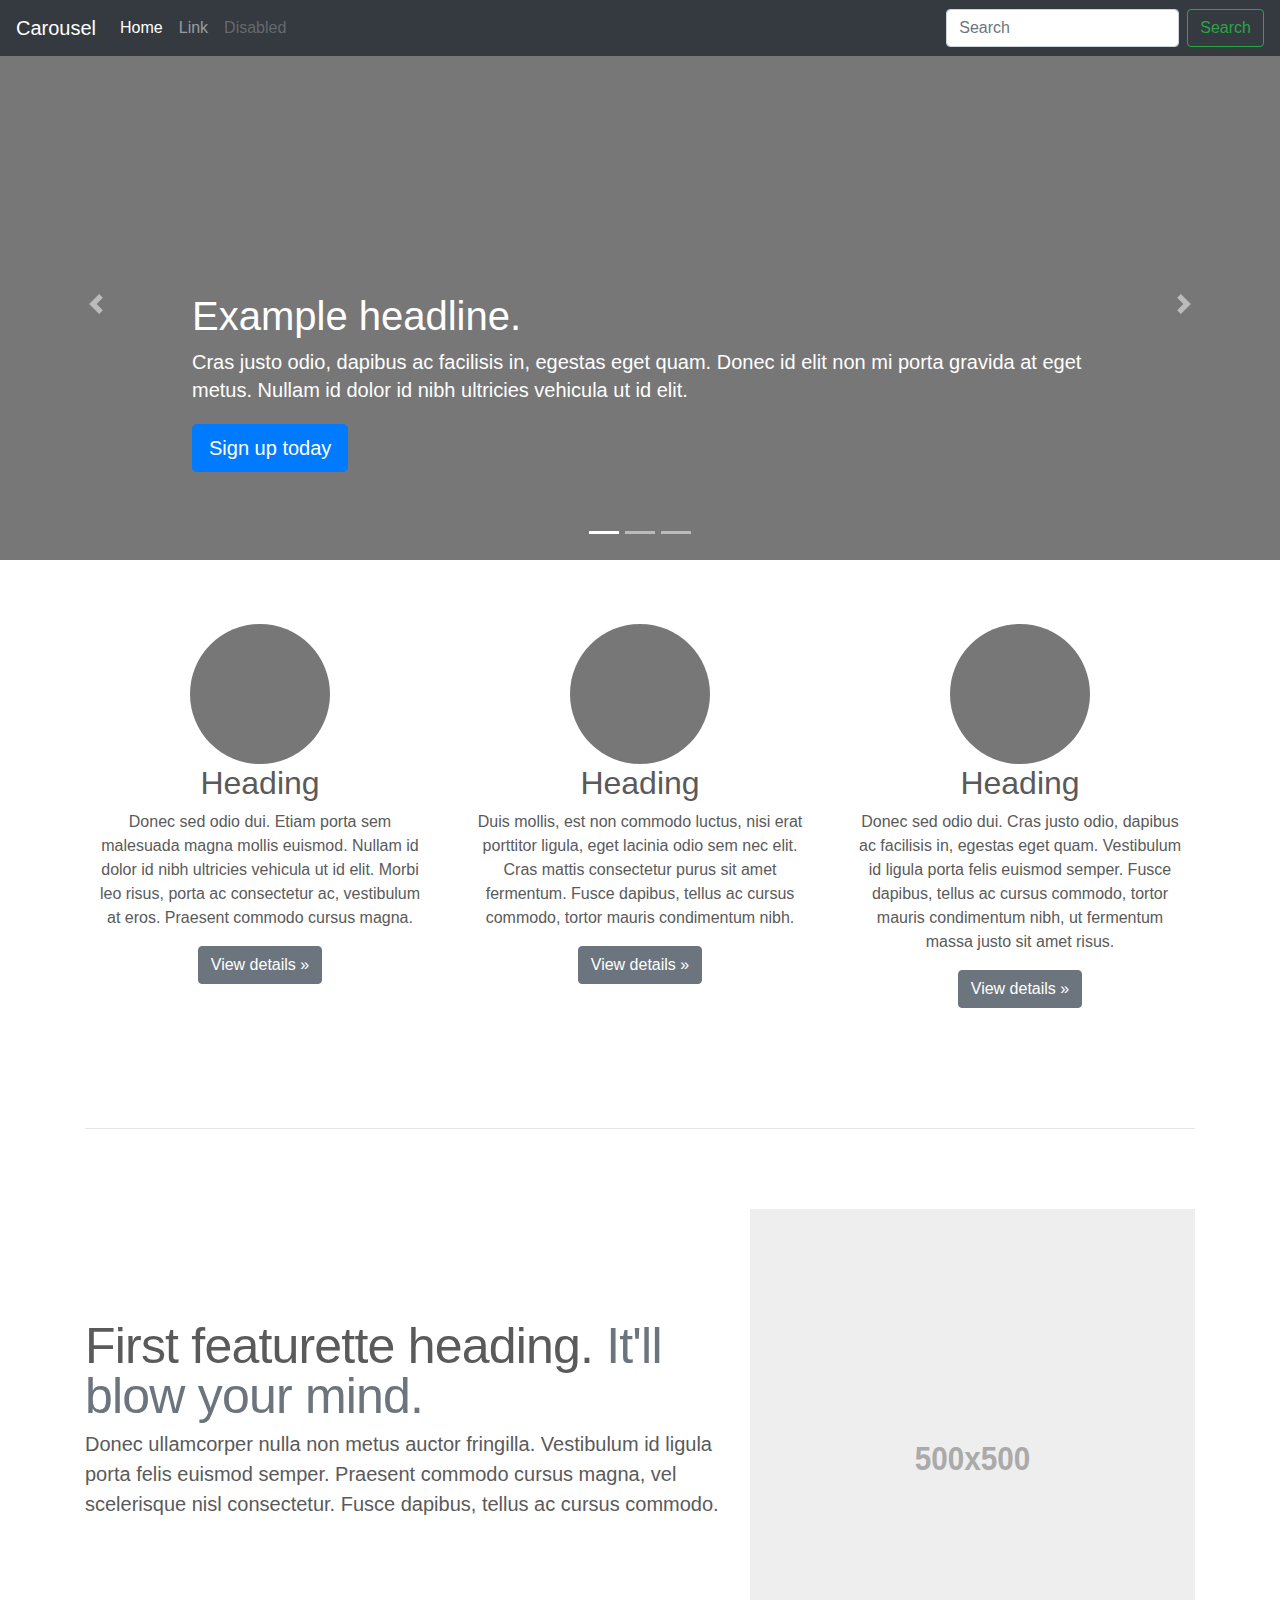
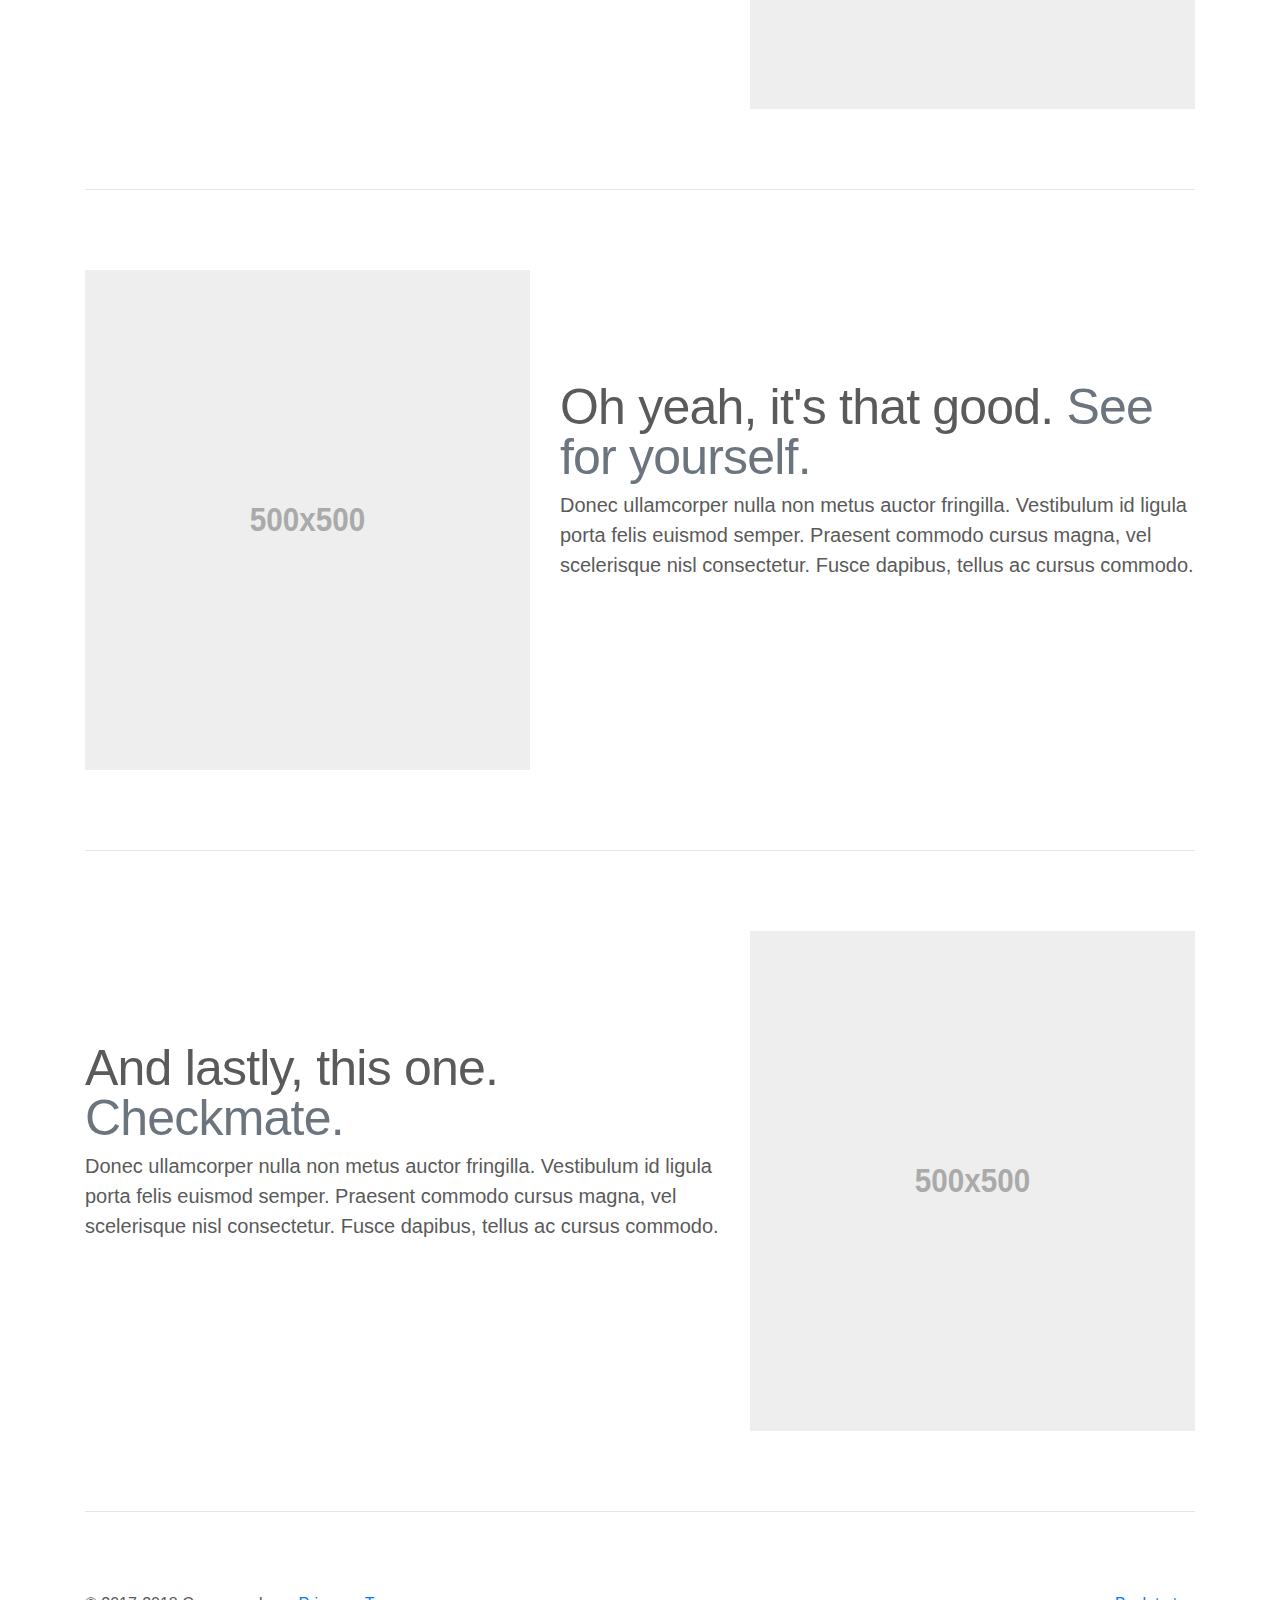
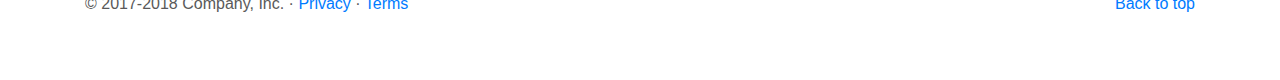
<file: bootstrap-4.0.0/docs/4.0/examples/carousel/index.html>
<!doctype html>
<html lang="en">
  <head>
    <meta charset="utf-8">
    <meta name="viewport" content="width=device-width, initial-scale=1, shrink-to-fit=no">
    <meta name="description" content="">
    <meta name="author" content="">
    <link rel="icon" href="../../../../favicon.ico">

    <title>Carousel Template for Bootstrap</title>

    <!-- Bootstrap core CSS -->
    <link href="../../../../dist/css/bootstrap.min.css" rel="stylesheet">

    <!-- Custom styles for this template -->
    <link href="carousel.css" rel="stylesheet">
  </head>
  <body>

    <header>
      <nav class="navbar navbar-expand-md navbar-dark fixed-top bg-dark">
        <a class="navbar-brand" href="#">Carousel</a>
        <button class="navbar-toggler" type="button" data-toggle="collapse" data-target="#navbarCollapse" aria-controls="navbarCollapse" aria-expanded="false" aria-label="Toggle navigation">
          <span class="navbar-toggler-icon"></span>
        </button>
        <div class="collapse navbar-collapse" id="navbarCollapse">
          <ul class="navbar-nav mr-auto">
            <li class="nav-item active">
              <a class="nav-link" href="#">Home <span class="sr-only">(current)</span></a>
            </li>
            <li class="nav-item">
              <a class="nav-link" href="#">Link</a>
            </li>
            <li class="nav-item">
              <a class="nav-link disabled" href="#">Disabled</a>
            </li>
          </ul>
          <form class="form-inline mt-2 mt-md-0">
            <input class="form-control mr-sm-2" type="text" placeholder="Search" aria-label="Search">
            <button class="btn btn-outline-success my-2 my-sm-0" type="submit">Search</button>
          </form>
        </div>
      </nav>
    </header>

    <main role="main">

      <div id="myCarousel" class="carousel slide" data-ride="carousel">
        <ol class="carousel-indicators">
          <li data-target="#myCarousel" data-slide-to="0" class="active"></li>
          <li data-target="#myCarousel" data-slide-to="1"></li>
          <li data-target="#myCarousel" data-slide-to="2"></li>
        </ol>
        <div class="carousel-inner">
          <div class="carousel-item active">
            <img class="first-slide" src="[data-uri]" alt="First slide">
            <div class="container">
              <div class="carousel-caption text-left">
                <h1>Example headline.</h1>
                <p>Cras justo odio, dapibus ac facilisis in, egestas eget quam. Donec id elit non mi porta gravida at eget metus. Nullam id dolor id nibh ultricies vehicula ut id elit.</p>
                <p><a class="btn btn-lg btn-primary" href="#" role="button">Sign up today</a></p>
              </div>
            </div>
          </div>
          <div class="carousel-item">
            <img class="second-slide" src="[data-uri]" alt="Second slide">
            <div class="container">
              <div class="carousel-caption">
                <h1>Another example headline.</h1>
                <p>Cras justo odio, dapibus ac facilisis in, egestas eget quam. Donec id elit non mi porta gravida at eget metus. Nullam id dolor id nibh ultricies vehicula ut id elit.</p>
                <p><a class="btn btn-lg btn-primary" href="#" role="button">Learn more</a></p>
              </div>
            </div>
          </div>
          <div class="carousel-item">
            <img class="third-slide" src="[data-uri]" alt="Third slide">
            <div class="container">
              <div class="carousel-caption text-right">
                <h1>One more for good measure.</h1>
                <p>Cras justo odio, dapibus ac facilisis in, egestas eget quam. Donec id elit non mi porta gravida at eget metus. Nullam id dolor id nibh ultricies vehicula ut id elit.</p>
                <p><a class="btn btn-lg btn-primary" href="#" role="button">Browse gallery</a></p>
              </div>
            </div>
          </div>
        </div>
        <a class="carousel-control-prev" href="#myCarousel" role="button" data-slide="prev">
          <span class="carousel-control-prev-icon" aria-hidden="true"></span>
          <span class="sr-only">Previous</span>
        </a>
        <a class="carousel-control-next" href="#myCarousel" role="button" data-slide="next">
          <span class="carousel-control-next-icon" aria-hidden="true"></span>
          <span class="sr-only">Next</span>
        </a>
      </div>


      <!-- Marketing messaging and featurettes
      ================================================== -->
      <!-- Wrap the rest of the page in another container to center all the content. -->

      <div class="container marketing">

        <!-- Three columns of text below the carousel -->
        <div class="row">
          <div class="col-lg-4">
            <img class="rounded-circle" src="[data-uri]" alt="Generic placeholder image" width="140" height="140">
            <h2>Heading</h2>
            <p>Donec sed odio dui. Etiam porta sem malesuada magna mollis euismod. Nullam id dolor id nibh ultricies vehicula ut id elit. Morbi leo risus, porta ac consectetur ac, vestibulum at eros. Praesent commodo cursus magna.</p>
            <p><a class="btn btn-secondary" href="#" role="button">View details &raquo;</a></p>
          </div><!-- /.col-lg-4 -->
          <div class="col-lg-4">
            <img class="rounded-circle" src="[data-uri]" alt="Generic placeholder image" width="140" height="140">
            <h2>Heading</h2>
            <p>Duis mollis, est non commodo luctus, nisi erat porttitor ligula, eget lacinia odio sem nec elit. Cras mattis consectetur purus sit amet fermentum. Fusce dapibus, tellus ac cursus commodo, tortor mauris condimentum nibh.</p>
            <p><a class="btn btn-secondary" href="#" role="button">View details &raquo;</a></p>
          </div><!-- /.col-lg-4 -->
          <div class="col-lg-4">
            <img class="rounded-circle" src="[data-uri]" alt="Generic placeholder image" width="140" height="140">
            <h2>Heading</h2>
            <p>Donec sed odio dui. Cras justo odio, dapibus ac facilisis in, egestas eget quam. Vestibulum id ligula porta felis euismod semper. Fusce dapibus, tellus ac cursus commodo, tortor mauris condimentum nibh, ut fermentum massa justo sit amet risus.</p>
            <p><a class="btn btn-secondary" href="#" role="button">View details &raquo;</a></p>
          </div><!-- /.col-lg-4 -->
        </div><!-- /.row -->


        <!-- START THE FEATURETTES -->

        <hr class="featurette-divider">

        <div class="row featurette">
          <div class="col-md-7">
            <h2 class="featurette-heading">First featurette heading. <span class="text-muted">It'll blow your mind.</span></h2>
            <p class="lead">Donec ullamcorper nulla non metus auctor fringilla. Vestibulum id ligula porta felis euismod semper. Praesent commodo cursus magna, vel scelerisque nisl consectetur. Fusce dapibus, tellus ac cursus commodo.</p>
          </div>
          <div class="col-md-5">
            <img class="featurette-image img-fluid mx-auto" data-src="holder.js/500x500/auto" alt="Generic placeholder image">
          </div>
        </div>

        <hr class="featurette-divider">

        <div class="row featurette">
          <div class="col-md-7 order-md-2">
            <h2 class="featurette-heading">Oh yeah, it's that good. <span class="text-muted">See for yourself.</span></h2>
            <p class="lead">Donec ullamcorper nulla non metus auctor fringilla. Vestibulum id ligula porta felis euismod semper. Praesent commodo cursus magna, vel scelerisque nisl consectetur. Fusce dapibus, tellus ac cursus commodo.</p>
          </div>
          <div class="col-md-5 order-md-1">
            <img class="featurette-image img-fluid mx-auto" data-src="holder.js/500x500/auto" alt="Generic placeholder image">
          </div>
        </div>

        <hr class="featurette-divider">

        <div class="row featurette">
          <div class="col-md-7">
            <h2 class="featurette-heading">And lastly, this one. <span class="text-muted">Checkmate.</span></h2>
            <p class="lead">Donec ullamcorper nulla non metus auctor fringilla. Vestibulum id ligula porta felis euismod semper. Praesent commodo cursus magna, vel scelerisque nisl consectetur. Fusce dapibus, tellus ac cursus commodo.</p>
          </div>
          <div class="col-md-5">
            <img class="featurette-image img-fluid mx-auto" data-src="holder.js/500x500/auto" alt="Generic placeholder image">
          </div>
        </div>

        <hr class="featurette-divider">

        <!-- /END THE FEATURETTES -->

      </div><!-- /.container -->


      <!-- FOOTER -->
      <footer class="container">
        <p class="float-right"><a href="#">Back to top</a></p>
        <p>&copy; 2017-2018 Company, Inc. &middot; <a href="#">Privacy</a> &middot; <a href="#">Terms</a></p>
      </footer>
    </main>

    <!-- Bootstrap core JavaScript
    ================================================== -->
    <!-- Placed at the end of the document so the pages load faster -->
    <script src="https://code.jquery.com/jquery-3.2.1.slim.min.js" integrity="sha384-KJ3o2DKtIkvYIK3UENzmM7KCkRr/rE9/Qpg6aAZGJwFDMVNA/GpGFF93hXpG5KkN" crossorigin="anonymous"></script>
    <script>window.jQuery || document.write('<script src="../../../../assets/js/vendor/jquery-slim.min.js"><\/script>')</script>
    <script src="../../../../assets/js/vendor/popper.min.js"></script>
    <script src="../../../../dist/js/bootstrap.min.js"></script>
    <!-- Just to make our placeholder images work. Don't actually copy the next line! -->
    <script src="../../../../assets/js/vendor/holder.min.js"></script>
  </body>
</html>
</file>
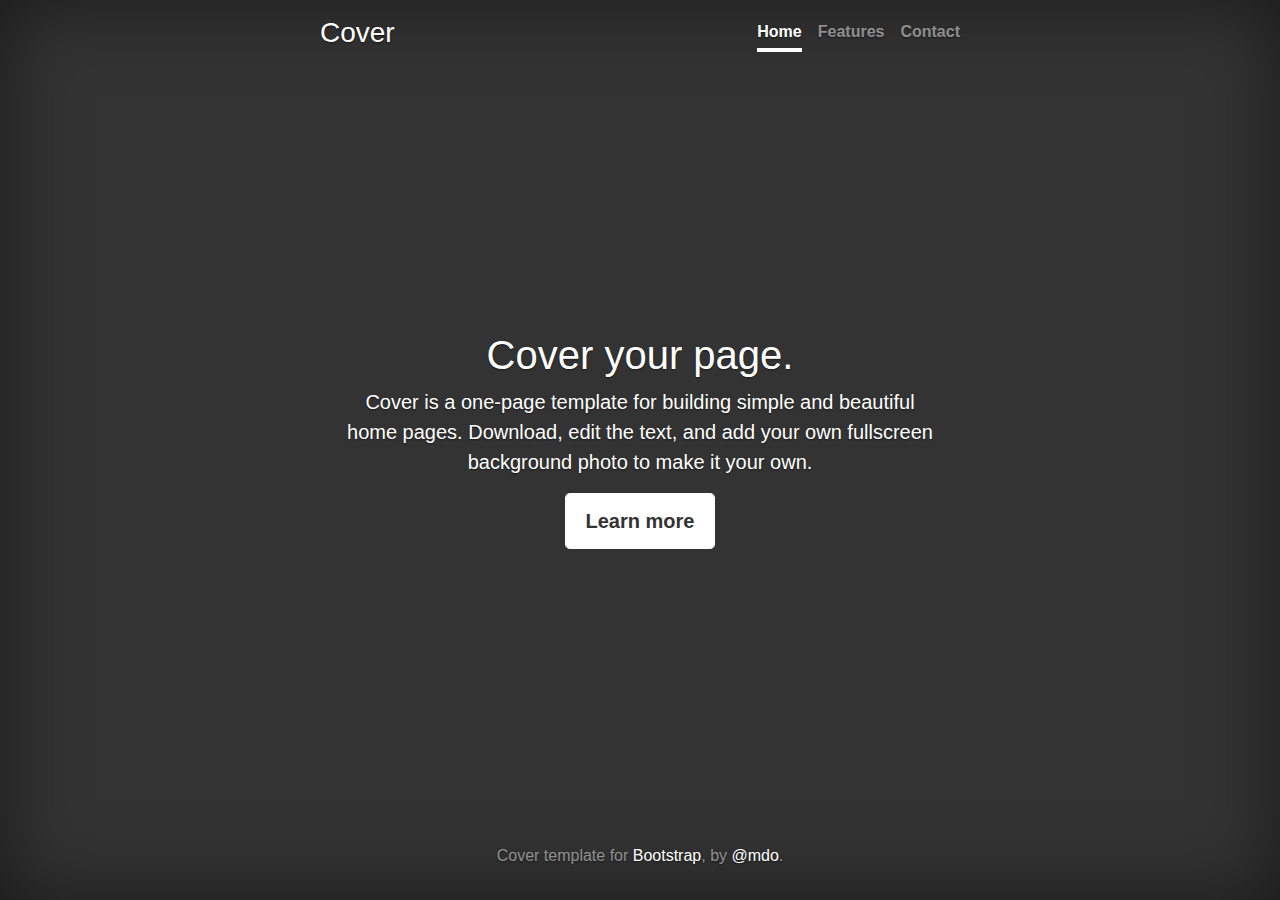
<file: bootstrap-4.0.0/docs/4.0/examples/cover/index.html>
<!doctype html>
<html lang="en">
  <head>
    <meta charset="utf-8">
    <meta name="viewport" content="width=device-width, initial-scale=1, shrink-to-fit=no">
    <meta name="description" content="">
    <meta name="author" content="">
    <link rel="icon" href="../../../../favicon.ico">

    <title>Cover Template for Bootstrap</title>

    <!-- Bootstrap core CSS -->
    <link href="../../../../dist/css/bootstrap.min.css" rel="stylesheet">

    <!-- Custom styles for this template -->
    <link href="cover.css" rel="stylesheet">
  </head>

  <body class="text-center">

    <div class="cover-container d-flex h-100 p-3 mx-auto flex-column">
      <header class="masthead mb-auto">
        <div class="inner">
          <h3 class="masthead-brand">Cover</h3>
          <nav class="nav nav-masthead justify-content-center">
            <a class="nav-link active" href="#">Home</a>
            <a class="nav-link" href="#">Features</a>
            <a class="nav-link" href="#">Contact</a>
          </nav>
        </div>
      </header>

      <main role="main" class="inner cover">
        <h1 class="cover-heading">Cover your page.</h1>
        <p class="lead">Cover is a one-page template for building simple and beautiful home pages. Download, edit the text, and add your own fullscreen background photo to make it your own.</p>
        <p class="lead">
          <a href="#" class="btn btn-lg btn-secondary">Learn more</a>
        </p>
      </main>

      <footer class="mastfoot mt-auto">
        <div class="inner">
          <p>Cover template for <a href="https://getbootstrap.com/">Bootstrap</a>, by <a href="https://twitter.com/mdo">@mdo</a>.</p>
        </div>
      </footer>
    </div>


    <!-- Bootstrap core JavaScript
    ================================================== -->
    <!-- Placed at the end of the document so the pages load faster -->
    <script src="https://code.jquery.com/jquery-3.2.1.slim.min.js" integrity="sha384-KJ3o2DKtIkvYIK3UENzmM7KCkRr/rE9/Qpg6aAZGJwFDMVNA/GpGFF93hXpG5KkN" crossorigin="anonymous"></script>
    <script>window.jQuery || document.write('<script src="../../../../assets/js/vendor/jquery-slim.min.js"><\/script>')</script>
    <script src="../../../../assets/js/vendor/popper.min.js"></script>
    <script src="../../../../dist/js/bootstrap.min.js"></script>
  </body>
</html>
</file>
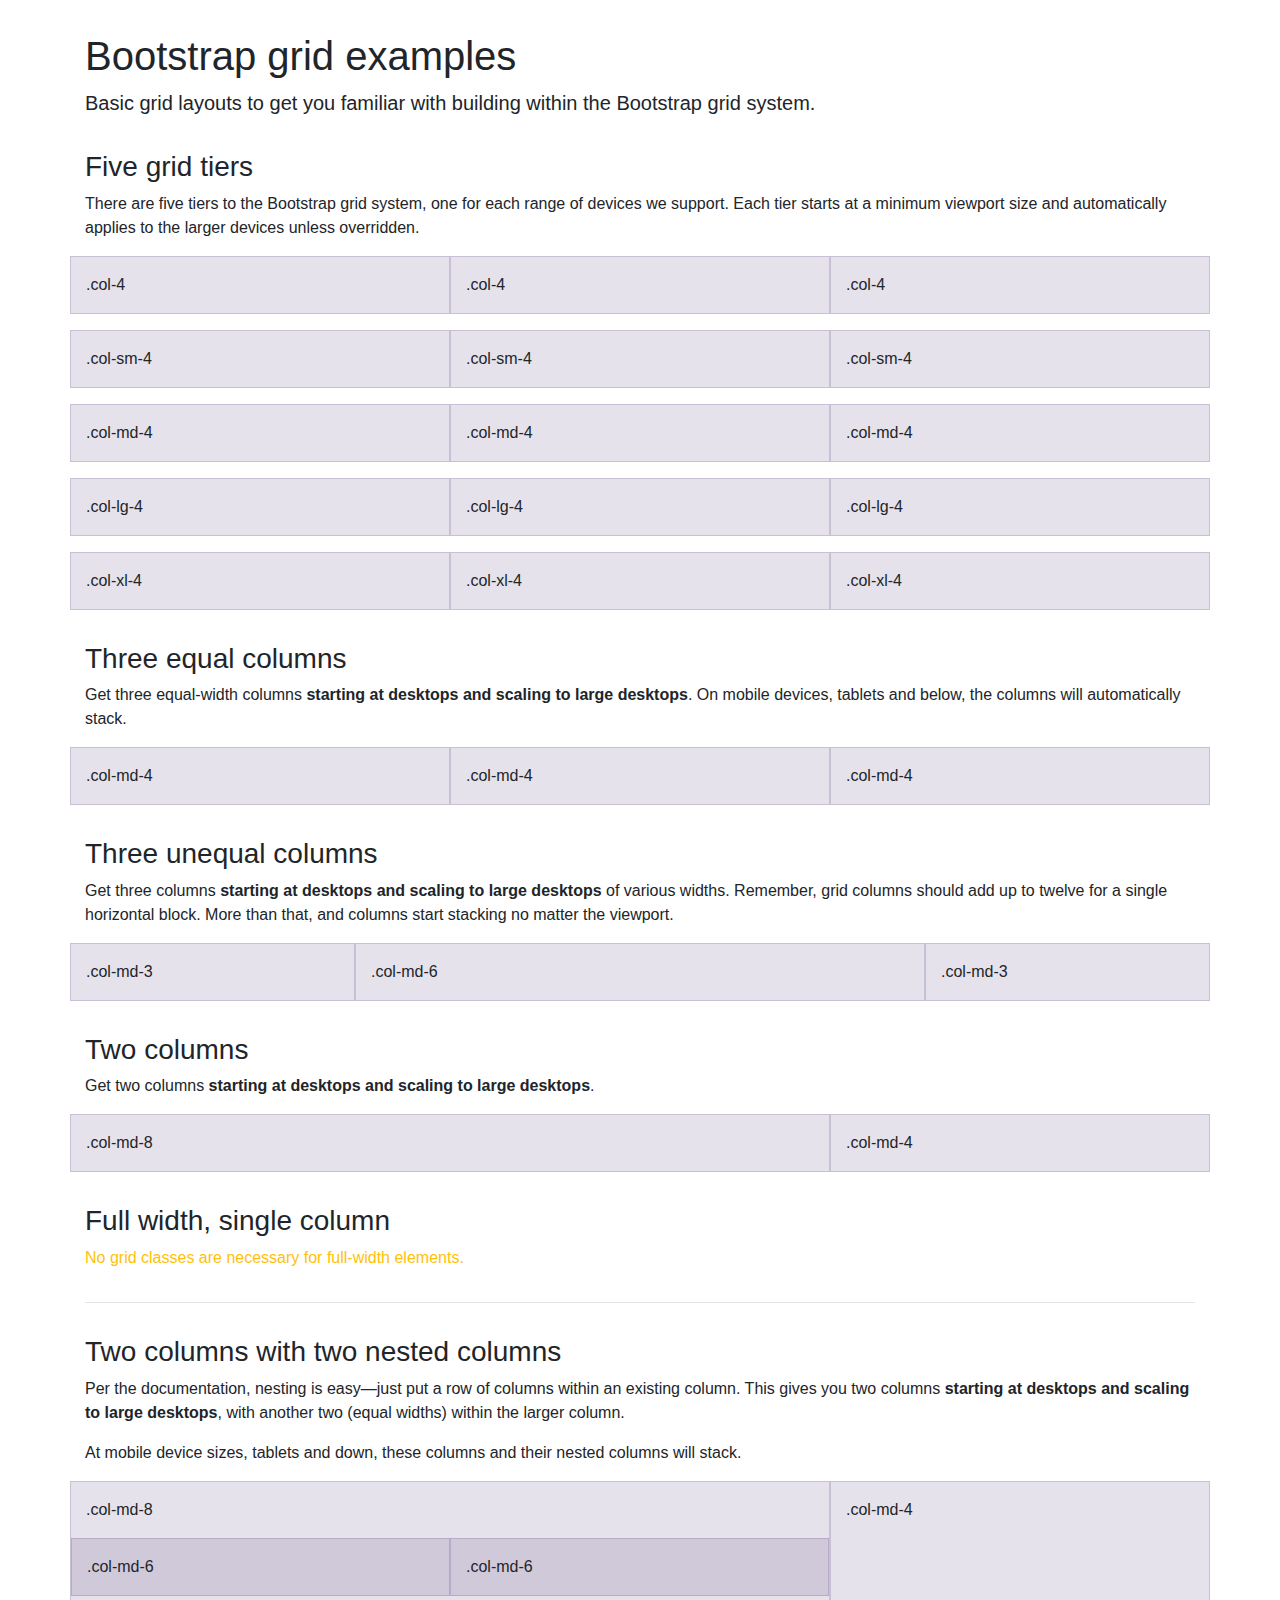
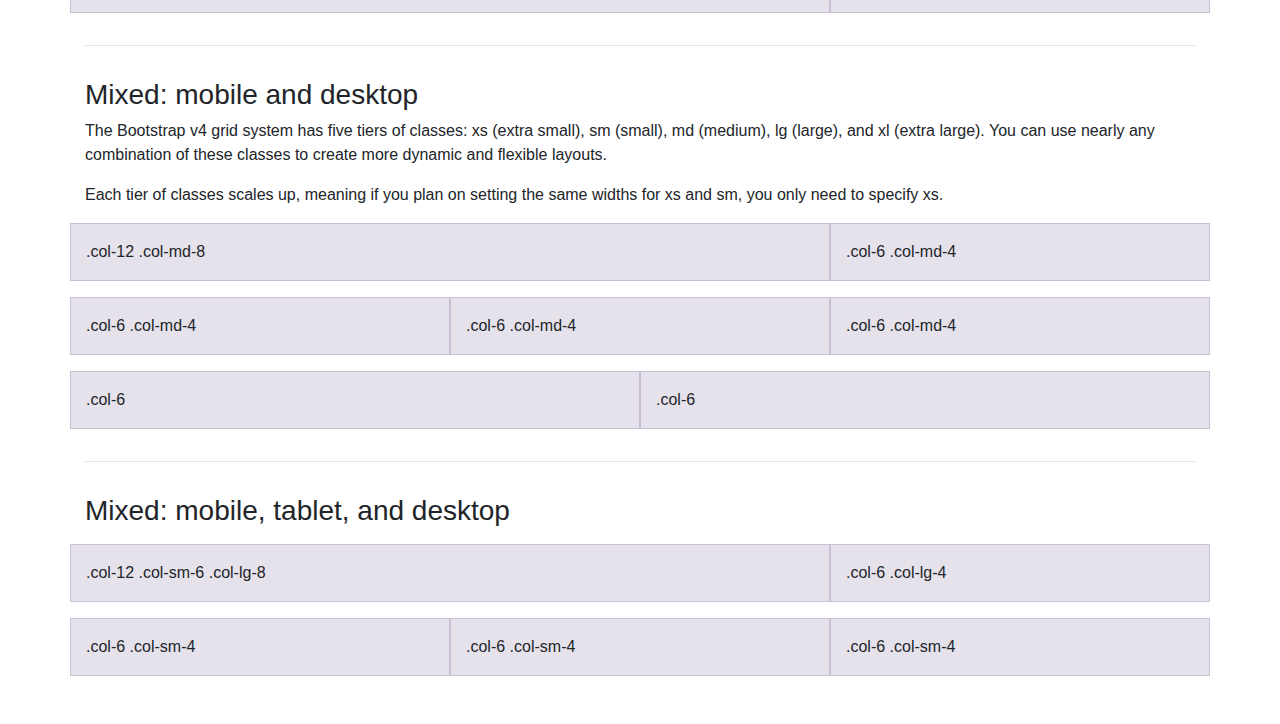
<file: bootstrap-4.0.0/docs/4.0/examples/grid/index.html>
<!doctype html>
<html lang="en">
  <head>
    <meta charset="utf-8">
    <meta name="viewport" content="width=device-width, initial-scale=1, shrink-to-fit=no">
    <meta name="description" content="">
    <meta name="author" content="">
    <link rel="icon" href="../../../../favicon.ico">

    <title>Grid Template for Bootstrap</title>

    <!-- Bootstrap core CSS -->
    <link href="../../../../dist/css/bootstrap.min.css" rel="stylesheet">

    <!-- Custom styles for this template -->
    <link href="grid.css" rel="stylesheet">
  </head>

  <body>
    <div class="container">

      <h1>Bootstrap grid examples</h1>
      <p class="lead">Basic grid layouts to get you familiar with building within the Bootstrap grid system.</p>

      <h3>Five grid tiers</h3>
      <p>There are five tiers to the Bootstrap grid system, one for each range of devices we support. Each tier starts at a minimum viewport size and automatically applies to the larger devices unless overridden.</p>

      <div class="row">
        <div class="col-4">.col-4</div>
        <div class="col-4">.col-4</div>
        <div class="col-4">.col-4</div>
      </div>

      <div class="row">
        <div class="col-sm-4">.col-sm-4</div>
        <div class="col-sm-4">.col-sm-4</div>
        <div class="col-sm-4">.col-sm-4</div>
      </div>

      <div class="row">
        <div class="col-md-4">.col-md-4</div>
        <div class="col-md-4">.col-md-4</div>
        <div class="col-md-4">.col-md-4</div>
      </div>

      <div class="row">
        <div class="col-lg-4">.col-lg-4</div>
        <div class="col-lg-4">.col-lg-4</div>
        <div class="col-lg-4">.col-lg-4</div>
      </div>

      <div class="row">
        <div class="col-xl-4">.col-xl-4</div>
        <div class="col-xl-4">.col-xl-4</div>
        <div class="col-xl-4">.col-xl-4</div>
      </div>

      <h3>Three equal columns</h3>
      <p>Get three equal-width columns <strong>starting at desktops and scaling to large desktops</strong>. On mobile devices, tablets and below, the columns will automatically stack.</p>
      <div class="row">
        <div class="col-md-4">.col-md-4</div>
        <div class="col-md-4">.col-md-4</div>
        <div class="col-md-4">.col-md-4</div>
      </div>

      <h3>Three unequal columns</h3>
      <p>Get three columns <strong>starting at desktops and scaling to large desktops</strong> of various widths. Remember, grid columns should add up to twelve for a single horizontal block. More than that, and columns start stacking no matter the viewport.</p>
      <div class="row">
        <div class="col-md-3">.col-md-3</div>
        <div class="col-md-6">.col-md-6</div>
        <div class="col-md-3">.col-md-3</div>
      </div>

      <h3>Two columns</h3>
      <p>Get two columns <strong>starting at desktops and scaling to large desktops</strong>.</p>
      <div class="row">
        <div class="col-md-8">.col-md-8</div>
        <div class="col-md-4">.col-md-4</div>
      </div>

      <h3>Full width, single column</h3>
      <p class="text-warning">No grid classes are necessary for full-width elements.</p>

      <hr>

      <h3>Two columns with two nested columns</h3>
      <p>Per the documentation, nesting is easy—just put a row of columns within an existing column. This gives you two columns <strong>starting at desktops and scaling to large desktops</strong>, with another two (equal widths) within the larger column.</p>
      <p>At mobile device sizes, tablets and down, these columns and their nested columns will stack.</p>
      <div class="row">
        <div class="col-md-8">
          .col-md-8
          <div class="row">
            <div class="col-md-6">.col-md-6</div>
            <div class="col-md-6">.col-md-6</div>
          </div>
        </div>
        <div class="col-md-4">.col-md-4</div>
      </div>

      <hr>

      <h3>Mixed: mobile and desktop</h3>
      <p>The Bootstrap v4 grid system has five tiers of classes: xs (extra small), sm (small), md (medium), lg (large), and xl (extra large). You can use nearly any combination of these classes to create more dynamic and flexible layouts.</p>
      <p>Each tier of classes scales up, meaning if you plan on setting the same widths for xs and sm, you only need to specify xs.</p>
      <div class="row">
        <div class="col-12 col-md-8">.col-12 .col-md-8</div>
        <div class="col-6 col-md-4">.col-6 .col-md-4</div>
      </div>
      <div class="row">
        <div class="col-6 col-md-4">.col-6 .col-md-4</div>
        <div class="col-6 col-md-4">.col-6 .col-md-4</div>
        <div class="col-6 col-md-4">.col-6 .col-md-4</div>
      </div>
      <div class="row">
        <div class="col-6">.col-6</div>
        <div class="col-6">.col-6</div>
      </div>

      <hr>

      <h3>Mixed: mobile, tablet, and desktop</h3>
      <p></p>
      <div class="row">
        <div class="col-12 col-sm-6 col-lg-8">.col-12 .col-sm-6 .col-lg-8</div>
        <div class="col-6 col-lg-4">.col-6 .col-lg-4</div>
      </div>
      <div class="row">
        <div class="col-6 col-sm-4">.col-6 .col-sm-4</div>
        <div class="col-6 col-sm-4">.col-6 .col-sm-4</div>
        <div class="col-6 col-sm-4">.col-6 .col-sm-4</div>
      </div>

    </div> <!-- /container -->
  </body>
</html>
</file>
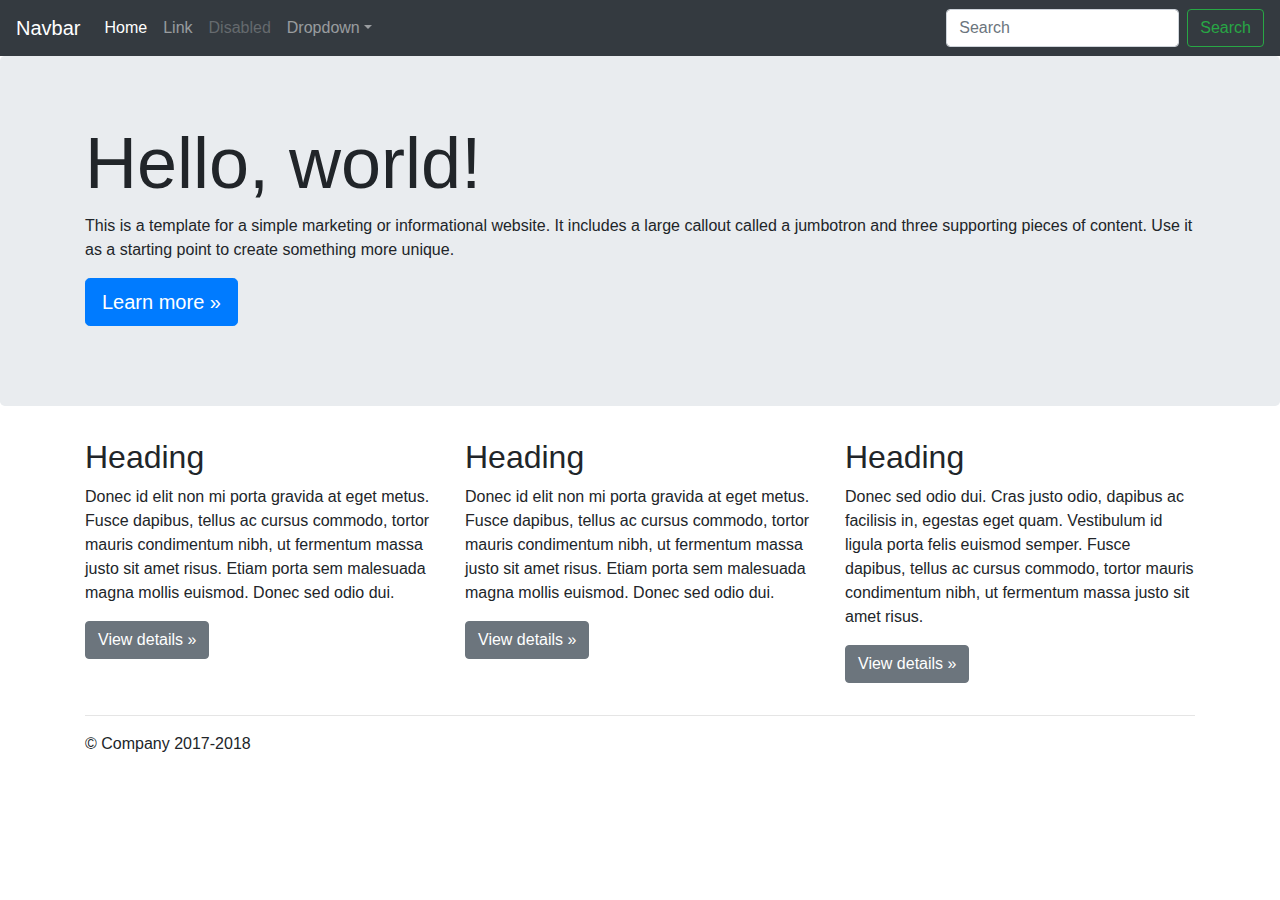
<file: bootstrap-4.0.0/docs/4.0/examples/jumbotron/index.html>
<!doctype html>
<html lang="en">
  <head>
    <meta charset="utf-8">
    <meta name="viewport" content="width=device-width, initial-scale=1, shrink-to-fit=no">
    <meta name="description" content="">
    <meta name="author" content="">
    <link rel="icon" href="../../../../favicon.ico">

    <title>Jumbotron Template for Bootstrap</title>

    <!-- Bootstrap core CSS -->
    <link href="../../../../dist/css/bootstrap.min.css" rel="stylesheet">

    <!-- Custom styles for this template -->
    <link href="jumbotron.css" rel="stylesheet">
  </head>

  <body>

    <nav class="navbar navbar-expand-md navbar-dark fixed-top bg-dark">
      <a class="navbar-brand" href="#">Navbar</a>
      <button class="navbar-toggler" type="button" data-toggle="collapse" data-target="#navbarsExampleDefault" aria-controls="navbarsExampleDefault" aria-expanded="false" aria-label="Toggle navigation">
        <span class="navbar-toggler-icon"></span>
      </button>

      <div class="collapse navbar-collapse" id="navbarsExampleDefault">
        <ul class="navbar-nav mr-auto">
          <li class="nav-item active">
            <a class="nav-link" href="#">Home <span class="sr-only">(current)</span></a>
          </li>
          <li class="nav-item">
            <a class="nav-link" href="#">Link</a>
          </li>
          <li class="nav-item">
            <a class="nav-link disabled" href="#">Disabled</a>
          </li>
          <li class="nav-item dropdown">
            <a class="nav-link dropdown-toggle" href="http://example.com" id="dropdown01" data-toggle="dropdown" aria-haspopup="true" aria-expanded="false">Dropdown</a>
            <div class="dropdown-menu" aria-labelledby="dropdown01">
              <a class="dropdown-item" href="#">Action</a>
              <a class="dropdown-item" href="#">Another action</a>
              <a class="dropdown-item" href="#">Something else here</a>
            </div>
          </li>
        </ul>
        <form class="form-inline my-2 my-lg-0">
          <input class="form-control mr-sm-2" type="text" placeholder="Search" aria-label="Search">
          <button class="btn btn-outline-success my-2 my-sm-0" type="submit">Search</button>
        </form>
      </div>
    </nav>

    <main role="main">

      <!-- Main jumbotron for a primary marketing message or call to action -->
      <div class="jumbotron">
        <div class="container">
          <h1 class="display-3">Hello, world!</h1>
          <p>This is a template for a simple marketing or informational website. It includes a large callout called a jumbotron and three supporting pieces of content. Use it as a starting point to create something more unique.</p>
          <p><a class="btn btn-primary btn-lg" href="#" role="button">Learn more &raquo;</a></p>
        </div>
      </div>

      <div class="container">
        <!-- Example row of columns -->
        <div class="row">
          <div class="col-md-4">
            <h2>Heading</h2>
            <p>Donec id elit non mi porta gravida at eget metus. Fusce dapibus, tellus ac cursus commodo, tortor mauris condimentum nibh, ut fermentum massa justo sit amet risus. Etiam porta sem malesuada magna mollis euismod. Donec sed odio dui. </p>
            <p><a class="btn btn-secondary" href="#" role="button">View details &raquo;</a></p>
          </div>
          <div class="col-md-4">
            <h2>Heading</h2>
            <p>Donec id elit non mi porta gravida at eget metus. Fusce dapibus, tellus ac cursus commodo, tortor mauris condimentum nibh, ut fermentum massa justo sit amet risus. Etiam porta sem malesuada magna mollis euismod. Donec sed odio dui. </p>
            <p><a class="btn btn-secondary" href="#" role="button">View details &raquo;</a></p>
          </div>
          <div class="col-md-4">
            <h2>Heading</h2>
            <p>Donec sed odio dui. Cras justo odio, dapibus ac facilisis in, egestas eget quam. Vestibulum id ligula porta felis euismod semper. Fusce dapibus, tellus ac cursus commodo, tortor mauris condimentum nibh, ut fermentum massa justo sit amet risus.</p>
            <p><a class="btn btn-secondary" href="#" role="button">View details &raquo;</a></p>
          </div>
        </div>

        <hr>

      </div> <!-- /container -->

    </main>

    <footer class="container">
      <p>&copy; Company 2017-2018</p>
    </footer>

    <!-- Bootstrap core JavaScript
    ================================================== -->
    <!-- Placed at the end of the document so the pages load faster -->
    <script src="https://code.jquery.com/jquery-3.2.1.slim.min.js" integrity="sha384-KJ3o2DKtIkvYIK3UENzmM7KCkRr/rE9/Qpg6aAZGJwFDMVNA/GpGFF93hXpG5KkN" crossorigin="anonymous"></script>
    <script>window.jQuery || document.write('<script src="../../../../assets/js/vendor/jquery-slim.min.js"><\/script>')</script>
    <script src="../../../../assets/js/vendor/popper.min.js"></script>
    <script src="../../../../dist/js/bootstrap.min.js"></script>
  </body>
</html>
</file>
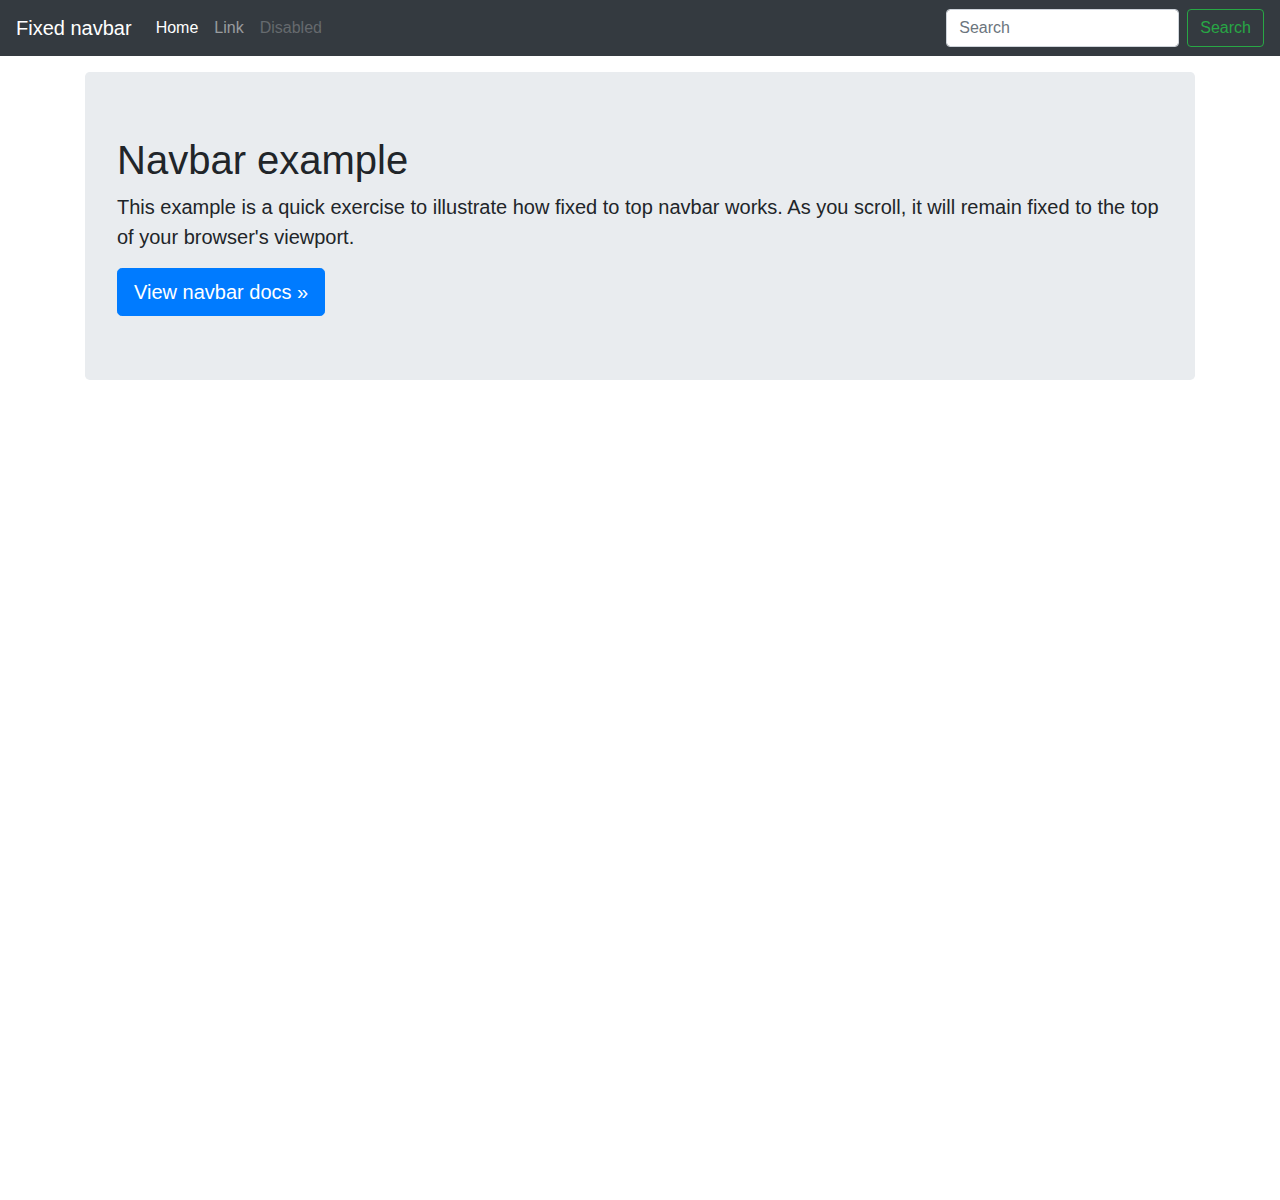
<file: bootstrap-4.0.0/docs/4.0/examples/navbar-fixed/index.html>
<!doctype html>
<html lang="en">
  <head>
    <meta charset="utf-8">
    <meta name="viewport" content="width=device-width, initial-scale=1, shrink-to-fit=no">
    <meta name="description" content="">
    <meta name="author" content="">
    <link rel="icon" href="../../../../favicon.ico">

    <title>Fixed top navbar example for Bootstrap</title>

    <!-- Bootstrap core CSS -->
    <link href="../../../../dist/css/bootstrap.min.css" rel="stylesheet">

    <!-- Custom styles for this template -->
    <link href="navbar-top-fixed.css" rel="stylesheet">
  </head>

  <body>

    <nav class="navbar navbar-expand-md navbar-dark fixed-top bg-dark">
      <a class="navbar-brand" href="#">Fixed navbar</a>
      <button class="navbar-toggler" type="button" data-toggle="collapse" data-target="#navbarCollapse" aria-controls="navbarCollapse" aria-expanded="false" aria-label="Toggle navigation">
        <span class="navbar-toggler-icon"></span>
      </button>
      <div class="collapse navbar-collapse" id="navbarCollapse">
        <ul class="navbar-nav mr-auto">
          <li class="nav-item active">
            <a class="nav-link" href="#">Home <span class="sr-only">(current)</span></a>
          </li>
          <li class="nav-item">
            <a class="nav-link" href="#">Link</a>
          </li>
          <li class="nav-item">
            <a class="nav-link disabled" href="#">Disabled</a>
          </li>
        </ul>
        <form class="form-inline mt-2 mt-md-0">
          <input class="form-control mr-sm-2" type="text" placeholder="Search" aria-label="Search">
          <button class="btn btn-outline-success my-2 my-sm-0" type="submit">Search</button>
        </form>
      </div>
    </nav>

    <main role="main" class="container">
      <div class="jumbotron">
        <h1>Navbar example</h1>
        <p class="lead">This example is a quick exercise to illustrate how fixed to top navbar works. As you scroll, it will remain fixed to the top of your browser's viewport.</p>
        <a class="btn btn-lg btn-primary" href="../../components/navbar/" role="button">View navbar docs &raquo;</a>
      </div>
    </main>

    <!-- Bootstrap core JavaScript
    ================================================== -->
    <!-- Placed at the end of the document so the pages load faster -->
    <script src="https://code.jquery.com/jquery-3.2.1.slim.min.js" integrity="sha384-KJ3o2DKtIkvYIK3UENzmM7KCkRr/rE9/Qpg6aAZGJwFDMVNA/GpGFF93hXpG5KkN" crossorigin="anonymous"></script>
    <script>window.jQuery || document.write('<script src="../../../../assets/js/vendor/jquery-slim.min.js"><\/script>')</script>
    <script src="../../../../assets/js/vendor/popper.min.js"></script>
    <script src="../../../../dist/js/bootstrap.min.js"></script>
  </body>
</html>
</file>
<file: bootstrap-4.0.0/docs/4.0/examples/album/album.css>
:root {
  --jumbotron-padding-y: 3rem;
}

.jumbotron {
  padding-top: var(--jumbotron-padding-y);
  padding-bottom: var(--jumbotron-padding-y);
  margin-bottom: 0;
  background-color: #fff;
}
@media (min-width: 768px) {
  .jumbotron {
    padding-top: calc(var(--jumbotron-padding-y) * 2);
    padding-bottom: calc(var(--jumbotron-padding-y) * 2);
  }
}

.jumbotron p:last-child {
  margin-bottom: 0;
}

.jumbotron-heading {
  font-weight: 300;
}

.jumbotron .container {
  max-width: 40rem;
}

footer {
  padding-top: 3rem;
  padding-bottom: 3rem;
}

footer p {
  margin-bottom: .25rem;
}

.box-shadow { box-shadow: 0 .25rem .75rem rgba(0, 0, 0, .05); }
</file>
<file: bootstrap-4.0.0/docs/4.0/examples/blog/blog.css>
/* stylelint-disable selector-list-comma-newline-after */

.blog-header {
  line-height: 1;
  border-bottom: 1px solid #e5e5e5;
}

.blog-header-logo {
  font-family: "Playfair Display", Georgia, "Times New Roman", serif;
  font-size: 2.25rem;
}

.blog-header-logo:hover {
  text-decoration: none;
}

h1, h2, h3, h4, h5, h6 {
  font-family: "Playfair Display", Georgia, "Times New Roman", serif;
}

.display-4 {
  font-size: 2.5rem;
}
@media (min-width: 768px) {
  .display-4 {
    font-size: 3rem;
  }
}

.nav-scroller {
  position: relative;
  z-index: 2;
  height: 2.75rem;
  overflow-y: hidden;
}

.nav-scroller .nav {
  display: -webkit-box;
  display: -ms-flexbox;
  display: flex;
  -ms-flex-wrap: nowrap;
  flex-wrap: nowrap;
  padding-bottom: 1rem;
  margin-top: -1px;
  overflow-x: auto;
  text-align: center;
  white-space: nowrap;
  -webkit-overflow-scrolling: touch;
}

.nav-scroller .nav-link {
  padding-top: .75rem;
  padding-bottom: .75rem;
  font-size: .875rem;
}

.card-img-right {
  height: 100%;
  border-radius: 0 3px 3px 0;
}

.flex-auto {
  -ms-flex: 0 0 auto;
  -webkit-box-flex: 0;
  flex: 0 0 auto;
}

.h-250 { height: 250px; }
@media (min-width: 768px) {
  .h-md-250 { height: 250px; }
}

.border-top { border-top: 1px solid #e5e5e5; }
.border-bottom { border-bottom: 1px solid #e5e5e5; }

.box-shadow { box-shadow: 0 .25rem .75rem rgba(0, 0, 0, .05); }

/*
 * Blog name and description
 */
.blog-title {
  margin-bottom: 0;
  font-size: 2rem;
  font-weight: 400;
}
.blog-description {
  font-size: 1.1rem;
  color: #999;
}

@media (min-width: 40em) {
  .blog-title {
    font-size: 3.5rem;
  }
}

/* Pagination */
.blog-pagination {
  margin-bottom: 4rem;
}
.blog-pagination > .btn {
  border-radius: 2rem;
}

/*
 * Blog posts
 */
.blog-post {
  margin-bottom: 4rem;
}
.blog-post-title {
  margin-bottom: .25rem;
  font-size: 2.5rem;
}
.blog-post-meta {
  margin-bottom: 1.25rem;
  color: #999;
}

/*
 * Footer
 */
.blog-footer {
  padding: 2.5rem 0;
  color: #999;
  text-align: center;
  background-color: #f9f9f9;
  border-top: .05rem solid #e5e5e5;
}
.blog-footer p:last-child {
  margin-bottom: 0;
}
</file>
<file: bootstrap-4.0.0/docs/4.0/examples/carousel/carousel.css>
/* GLOBAL STYLES
-------------------------------------------------- */
/* Padding below the footer and lighter body text */

body {
  padding-top: 3rem;
  padding-bottom: 3rem;
  color: #5a5a5a;
}


/* CUSTOMIZE THE CAROUSEL
-------------------------------------------------- */

/* Carousel base class */
.carousel {
  margin-bottom: 4rem;
}
/* Since positioning the image, we need to help out the caption */
.carousel-caption {
  bottom: 3rem;
  z-index: 10;
}

/* Declare heights because of positioning of img element */
.carousel-item {
  height: 32rem;
  background-color: #777;
}
.carousel-item > img {
  position: absolute;
  top: 0;
  left: 0;
  min-width: 100%;
  height: 32rem;
}


/* MARKETING CONTENT
-------------------------------------------------- */

/* Center align the text within the three columns below the carousel */
.marketing .col-lg-4 {
  margin-bottom: 1.5rem;
  text-align: center;
}
.marketing h2 {
  font-weight: 400;
}
.marketing .col-lg-4 p {
  margin-right: .75rem;
  margin-left: .75rem;
}


/* Featurettes
------------------------- */

.featurette-divider {
  margin: 5rem 0; /* Space out the Bootstrap <hr> more */
}

/* Thin out the marketing headings */
.featurette-heading {
  font-weight: 300;
  line-height: 1;
  letter-spacing: -.05rem;
}


/* RESPONSIVE CSS
-------------------------------------------------- */

@media (min-width: 40em) {
  /* Bump up size of carousel content */
  .carousel-caption p {
    margin-bottom: 1.25rem;
    font-size: 1.25rem;
    line-height: 1.4;
  }

  .featurette-heading {
    font-size: 50px;
  }
}

@media (min-width: 62em) {
  .featurette-heading {
    margin-top: 7rem;
  }
}
</file>
<file: bootstrap-4.0.0/docs/4.0/examples/cover/cover.css>
/*
 * Globals
 */

/* Links */
a,
a:focus,
a:hover {
  color: #fff;
}

/* Custom default button */
.btn-secondary,
.btn-secondary:hover,
.btn-secondary:focus {
  color: #333;
  text-shadow: none; /* Prevent inheritance from `body` */
  background-color: #fff;
  border: .05rem solid #fff;
}


/*
 * Base structure
 */

html,
body {
  height: 100%;
  background-color: #333;
}

body {
  display: -ms-flexbox;
  display: -webkit-box;
  display: flex;
  -ms-flex-pack: center;
  -webkit-box-pack: center;
  justify-content: center;
  color: #fff;
  text-shadow: 0 .05rem .1rem rgba(0, 0, 0, .5);
  box-shadow: inset 0 0 5rem rgba(0, 0, 0, .5);
}

.cover-container {
  max-width: 42em;
}


/*
 * Header
 */
.masthead {
  margin-bottom: 2rem;
}

.masthead-brand {
  margin-bottom: 0;
}

.nav-masthead .nav-link {
  padding: .25rem 0;
  font-weight: 700;
  color: rgba(255, 255, 255, .5);
  background-color: transparent;
  border-bottom: .25rem solid transparent;
}

.nav-masthead .nav-link:hover,
.nav-masthead .nav-link:focus {
  border-bottom-color: rgba(255, 255, 255, .25);
}

.nav-masthead .nav-link + .nav-link {
  margin-left: 1rem;
}

.nav-masthead .active {
  color: #fff;
  border-bottom-color: #fff;
}

@media (min-width: 48em) {
  .masthead-brand {
    float: left;
  }
  .nav-masthead {
    float: right;
  }
}


/*
 * Cover
 */
.cover {
  padding: 0 1.5rem;
}
.cover .btn-lg {
  padding: .75rem 1.25rem;
  font-weight: 700;
}


/*
 * Footer
 */
.mastfoot {
  color: rgba(255, 255, 255, .5);
}
</file>
<file: bootstrap-4.0.0/docs/4.0/examples/grid/grid.css>
body {
  padding-top: 2rem;
  padding-bottom: 2rem;
}

h3 {
  margin-top: 2rem;
}

.row {
  margin-bottom: 1rem;
}
.row .row {
  margin-top: 1rem;
  margin-bottom: 0;
}
[class*="col-"] {
  padding-top: 1rem;
  padding-bottom: 1rem;
  background-color: rgba(86, 61, 124, .15);
  border: 1px solid rgba(86, 61, 124, .2);
}

hr {
  margin-top: 2rem;
  margin-bottom: 2rem;
}
</file>
<file: bootstrap-4.0.0/docs/4.0/examples/jumbotron/jumbotron.css>
/* Move down content because we have a fixed navbar that is 3.5rem tall */
body {
  padding-top: 3.5rem;
}
</file>
<file: bootstrap-4.0.0/docs/4.0/examples/navbar-fixed/navbar-top-fixed.css>
/* Show it is fixed to the top */
body {
  min-height: 75rem;
  padding-top: 4.5rem;
}
</file>
<file: bootstrap-4.0.0/js/tests/vendor/qunit.css>
/*!
 * QUnit 2.4.1
 * https://qunitjs.com/
 *
 * Copyright jQuery Foundation and other contributors
 * Released under the MIT license
 * https://jquery.org/license
 *
 * Date: 2017-10-22T05:12Z
 */

/** Font Family and Sizes */

#qunit-tests, #qunit-header, #qunit-banner, #qunit-testrunner-toolbar, #qunit-filteredTest, #qunit-userAgent, #qunit-testresult {
	font-family: "Helvetica Neue Light", "HelveticaNeue-Light", "Helvetica Neue", Calibri, Helvetica, Arial, sans-serif;
}

#qunit-testrunner-toolbar, #qunit-filteredTest, #qunit-userAgent, #qunit-testresult, #qunit-tests li { font-size: small; }
#qunit-tests { font-size: smaller; }


/** Resets */

#qunit-tests, #qunit-header, #qunit-banner, #qunit-filteredTest, #qunit-userAgent, #qunit-testresult, #qunit-modulefilter {
	margin: 0;
	padding: 0;
}


/** Header (excluding toolbar) */

#qunit-header {
	padding: 0.5em 0 0.5em 1em;

	color: #8699A4;
	background-color: #0D3349;

	font-size: 1.5em;
	line-height: 1em;
	font-weight: 400;

	border-radius: 5px 5px 0 0;
}

#qunit-header a {
	text-decoration: none;
	color: #C2CCD1;
}

#qunit-header a:hover,
#qunit-header a:focus {
	color: #FFF;
}

#qunit-banner {
	height: 5px;
}

#qunit-filteredTest {
	padding: 0.5em 1em 0.5em 1em;
	color: #366097;
	background-color: #F4FF77;
}

#qunit-userAgent {
	padding: 0.5em 1em 0.5em 1em;
	color: #FFF;
	background-color: #2B81AF;
	text-shadow: rgba(0, 0, 0, 0.5) 2px 2px 1px;
}


/** Toolbar */

#qunit-testrunner-toolbar {
	padding: 0.5em 1em 0.5em 1em;
	color: #5E740B;
	background-color: #EEE;
}

#qunit-testrunner-toolbar .clearfix {
	height: 0;
	clear: both;
}

#qunit-testrunner-toolbar label {
	display: inline-block;
}

#qunit-testrunner-toolbar input[type=checkbox],
#qunit-testrunner-toolbar input[type=radio] {
	margin: 3px;
	vertical-align: -2px;
}

#qunit-testrunner-toolbar input[type=text] {
	box-sizing: border-box;
	height: 1.6em;
}

.qunit-url-config,
.qunit-filter,
#qunit-modulefilter {
	display: inline-block;
	line-height: 2.1em;
}

.qunit-filter,
#qunit-modulefilter {
	float: right;
	position: relative;
	margin-left: 1em;
}

.qunit-url-config label {
	margin-right: 0.5em;
}

#qunit-modulefilter-search {
	box-sizing: border-box;
	width: 400px;
}

#qunit-modulefilter-search-container:after {
	position: absolute;
	right: 0.3em;
	content: "\25bc";
	color: black;
}

#qunit-modulefilter-dropdown {
	/* align with #qunit-modulefilter-search */
	box-sizing: border-box;
	width: 400px;
	position: absolute;
	right: 0;
	top: 50%;
	margin-top: 0.8em;

	border: 1px solid #D3D3D3;
	border-top: none;
	border-radius: 0 0 .25em .25em;
	color: #000;
	background-color: #F5F5F5;
	z-index: 99;
}

#qunit-modulefilter-dropdown a {
	color: inherit;
	text-decoration: none;
}

#qunit-modulefilter-dropdown .clickable.checked {
	font-weight: bold;
	color: #000;
	background-color: #D2E0E6;
}

#qunit-modulefilter-dropdown .clickable:hover {
	color: #FFF;
	background-color: #0D3349;
}

#qunit-modulefilter-actions {
	display: block;
	overflow: auto;

	/* align with #qunit-modulefilter-dropdown-list */
	font: smaller/1.5em sans-serif;
}

#qunit-modulefilter-dropdown #qunit-modulefilter-actions > * {
	box-sizing: border-box;
	max-height: 2.8em;
	display: block;
	padding: 0.4em;
}

#qunit-modulefilter-dropdown #qunit-modulefilter-actions > button {
	float: right;
	font: inherit;
}

#qunit-modulefilter-dropdown #qunit-modulefilter-actions > :last-child {
	/* insert padding to align with checkbox margins */
	padding-left: 3px;
}

#qunit-modulefilter-dropdown-list {
	max-height: 200px;
	overflow-y: auto;
	margin: 0;
	border-top: 2px groove threedhighlight;
	padding: 0.4em 0 0;
	font: smaller/1.5em sans-serif;
}

#qunit-modulefilter-dropdown-list li {
	white-space: nowrap;
	overflow: hidden;
	text-overflow: ellipsis;
}

#qunit-modulefilter-dropdown-list .clickable {
	display: block;
	padding-left: 0.15em;
}


/** Tests: Pass/Fail */

#qunit-tests {
	list-style-position: inside;
}

#qunit-tests li {
	padding: 0.4em 1em 0.4em 1em;
	border-bottom: 1px solid #FFF;
	list-style-position: inside;
}

#qunit-tests > li {
	display: none;
}

#qunit-tests li.running,
#qunit-tests li.pass,
#qunit-tests li.fail,
#qunit-tests li.skipped,
#qunit-tests li.aborted {
	display: list-item;
}

#qunit-tests.hidepass {
	position: relative;
}

#qunit-tests.hidepass li.running,
#qunit-tests.hidepass li.pass:not(.todo) {
	visibility: hidden;
	position: absolute;
	width:   0;
	height:  0;
	padding: 0;
	border:  0;
	margin:  0;
}

#qunit-tests li strong {
	cursor: pointer;
}

#qunit-tests li.skipped strong {
	cursor: default;
}

#qunit-tests li a {
	padding: 0.5em;
	color: #C2CCD1;
	text-decoration: none;
}

#qunit-tests li p a {
	padding: 0.25em;
	color: #6B6464;
}
#qunit-tests li a:hover,
#qunit-tests li a:focus {
	color: #000;
}

#qunit-tests li .runtime {
	float: right;
	font-size: smaller;
}

.qunit-assert-list {
	margin-top: 0.5em;
	padding: 0.5em;

	background-color: #FFF;

	border-radius: 5px;
}

.qunit-source {
	margin: 0.6em 0 0.3em;
}

.qunit-collapsed {
	display: none;
}

#qunit-tests table {
	border-collapse: collapse;
	margin-top: 0.2em;
}

#qunit-tests th {
	text-align: right;
	vertical-align: top;
	padding: 0 0.5em 0 0;
}

#qunit-tests td {
	vertical-align: top;
}

#qunit-tests pre {
	margin: 0;
	white-space: pre-wrap;
	word-wrap: break-word;
}

#qunit-tests del {
	color: #374E0C;
	background-color: #E0F2BE;
	text-decoration: none;
}

#qunit-tests ins {
	color: #500;
	background-color: #FFCACA;
	text-decoration: none;
}

/*** Test Counts */

#qunit-tests b.counts                       { color: #000; }
#qunit-tests b.passed                       { color: #5E740B; }
#qunit-tests b.failed                       { color: #710909; }

#qunit-tests li li {
	padding: 5px;
	background-color: #FFF;
	border-bottom: none;
	list-style-position: inside;
}

/*** Passing Styles */

#qunit-tests li li.pass {
	color: #3C510C;
	background-color: #FFF;
	border-left: 10px solid #C6E746;
}

#qunit-tests .pass                          { color: #528CE0; background-color: #D2E0E6; }
#qunit-tests .pass .test-name               { color: #366097; }

#qunit-tests .pass .test-actual,
#qunit-tests .pass .test-expected           { color: #999; }

#qunit-banner.qunit-pass                    { background-color: #C6E746; }

/*** Failing Styles */

#qunit-tests li li.fail {
	color: #710909;
	background-color: #FFF;
	border-left: 10px solid #EE5757;
	white-space: pre;
}

#qunit-tests > li:last-child {
	border-radius: 0 0 5px 5px;
}

#qunit-tests .fail                          { color: #000; background-color: #EE5757; }
#qunit-tests .fail .test-name,
#qunit-tests .fail .module-name             { color: #000; }

#qunit-tests .fail .test-actual             { color: #EE5757; }
#qunit-tests .fail .test-expected           { color: #008000; }

#qunit-banner.qunit-fail                    { background-color: #EE5757; }


/*** Aborted tests */
#qunit-tests .aborted { color: #000; background-color: orange; }
/*** Skipped tests */

#qunit-tests .skipped {
	background-color: #EBECE9;
}

#qunit-tests .qunit-todo-label,
#qunit-tests .qunit-skipped-label {
	background-color: #F4FF77;
	display: inline-block;
	font-style: normal;
	color: #366097;
	line-height: 1.8em;
	padding: 0 0.5em;
	margin: -0.4em 0.4em -0.4em 0;
}

#qunit-tests .qunit-todo-label {
	background-color: #EEE;
}

/** Result */

#qunit-testresult {
	color: #2B81AF;
	background-color: #D2E0E6;

	border-bottom: 1px solid #FFF;
}
#qunit-testresult .clearfix {
	height: 0;
	clear: both;
}
#qunit-testresult .module-name {
	font-weight: 700;
}
#qunit-testresult-display {
	padding: 0.5em 1em 0.5em 1em;
	width: 85%;
	float:left;
}
#qunit-testresult-controls {
	padding: 0.5em 1em 0.5em 1em;
  width: 10%;
	float:left;
}

/** Fixture */

#qunit-fixture {
	position: absolute;
	top: -10000px;
	left: -10000px;
	width: 1000px;
	height: 1000px;
}
</file>
